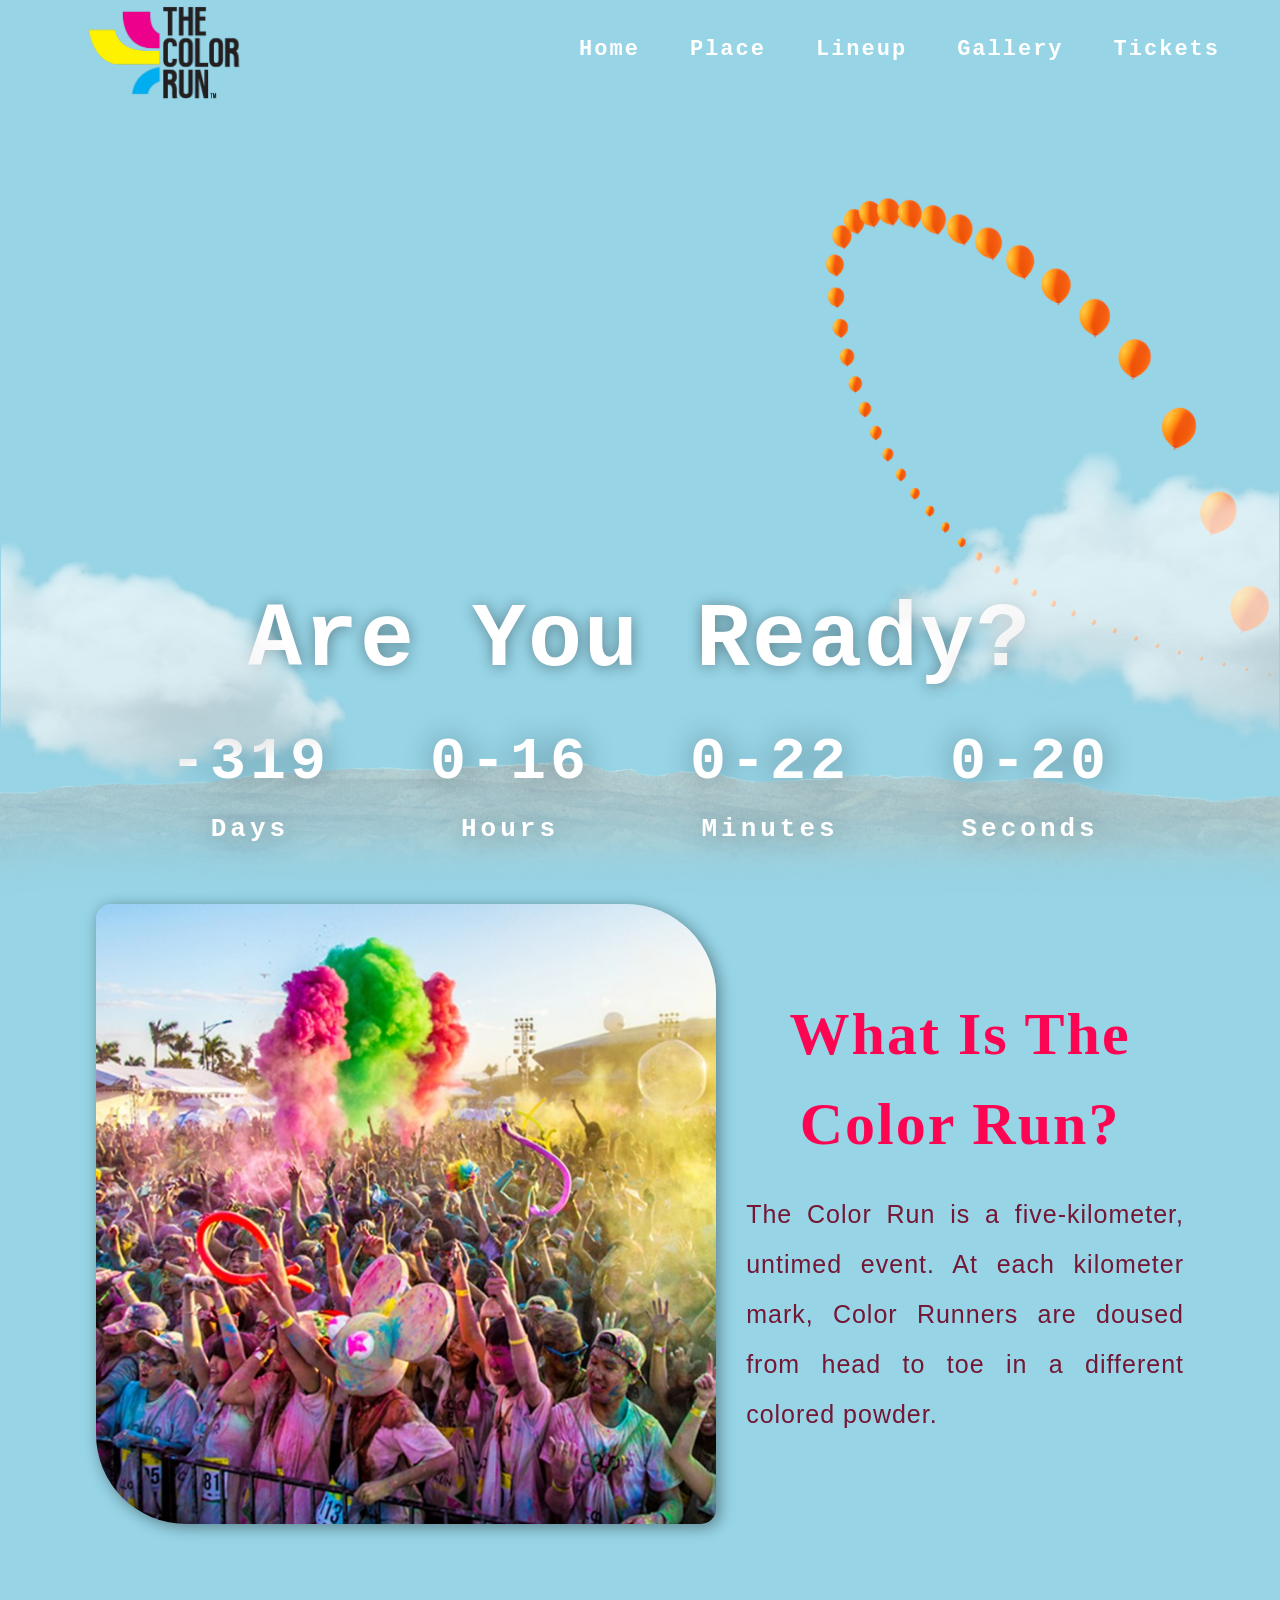
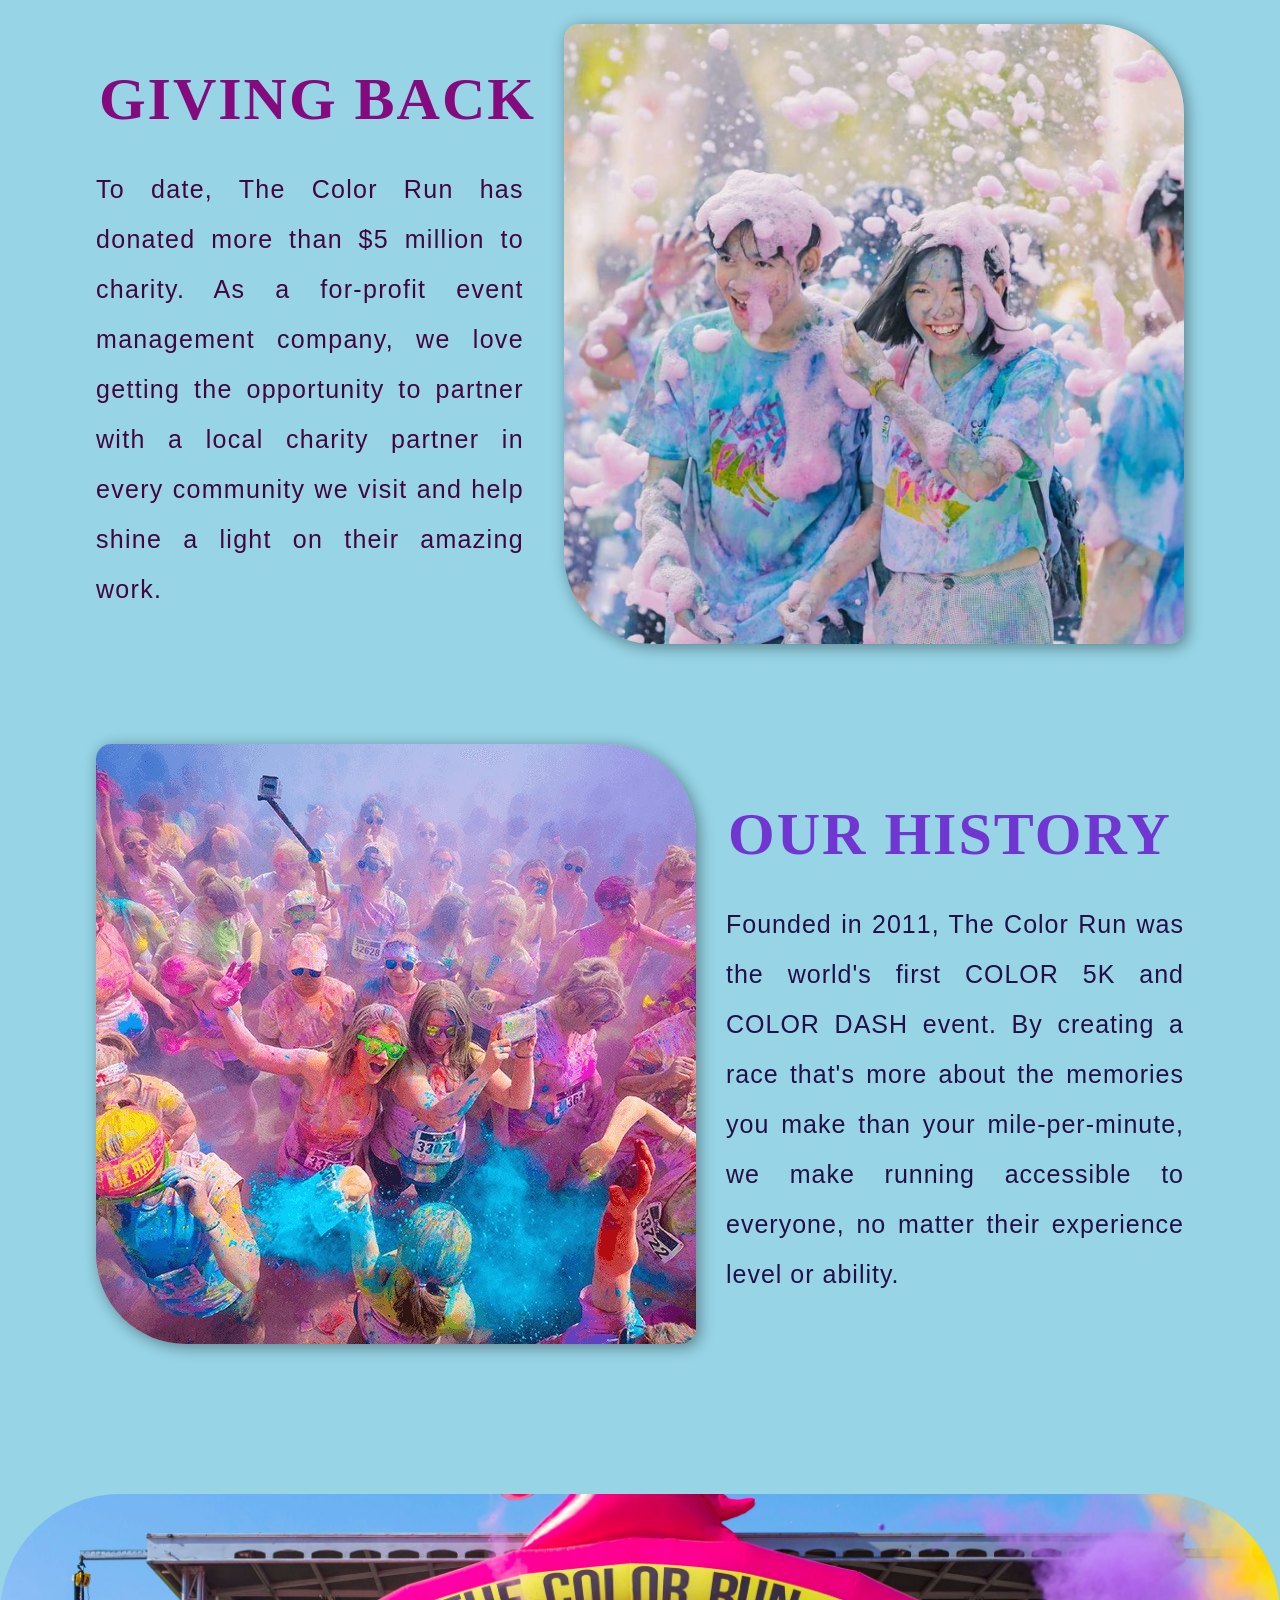
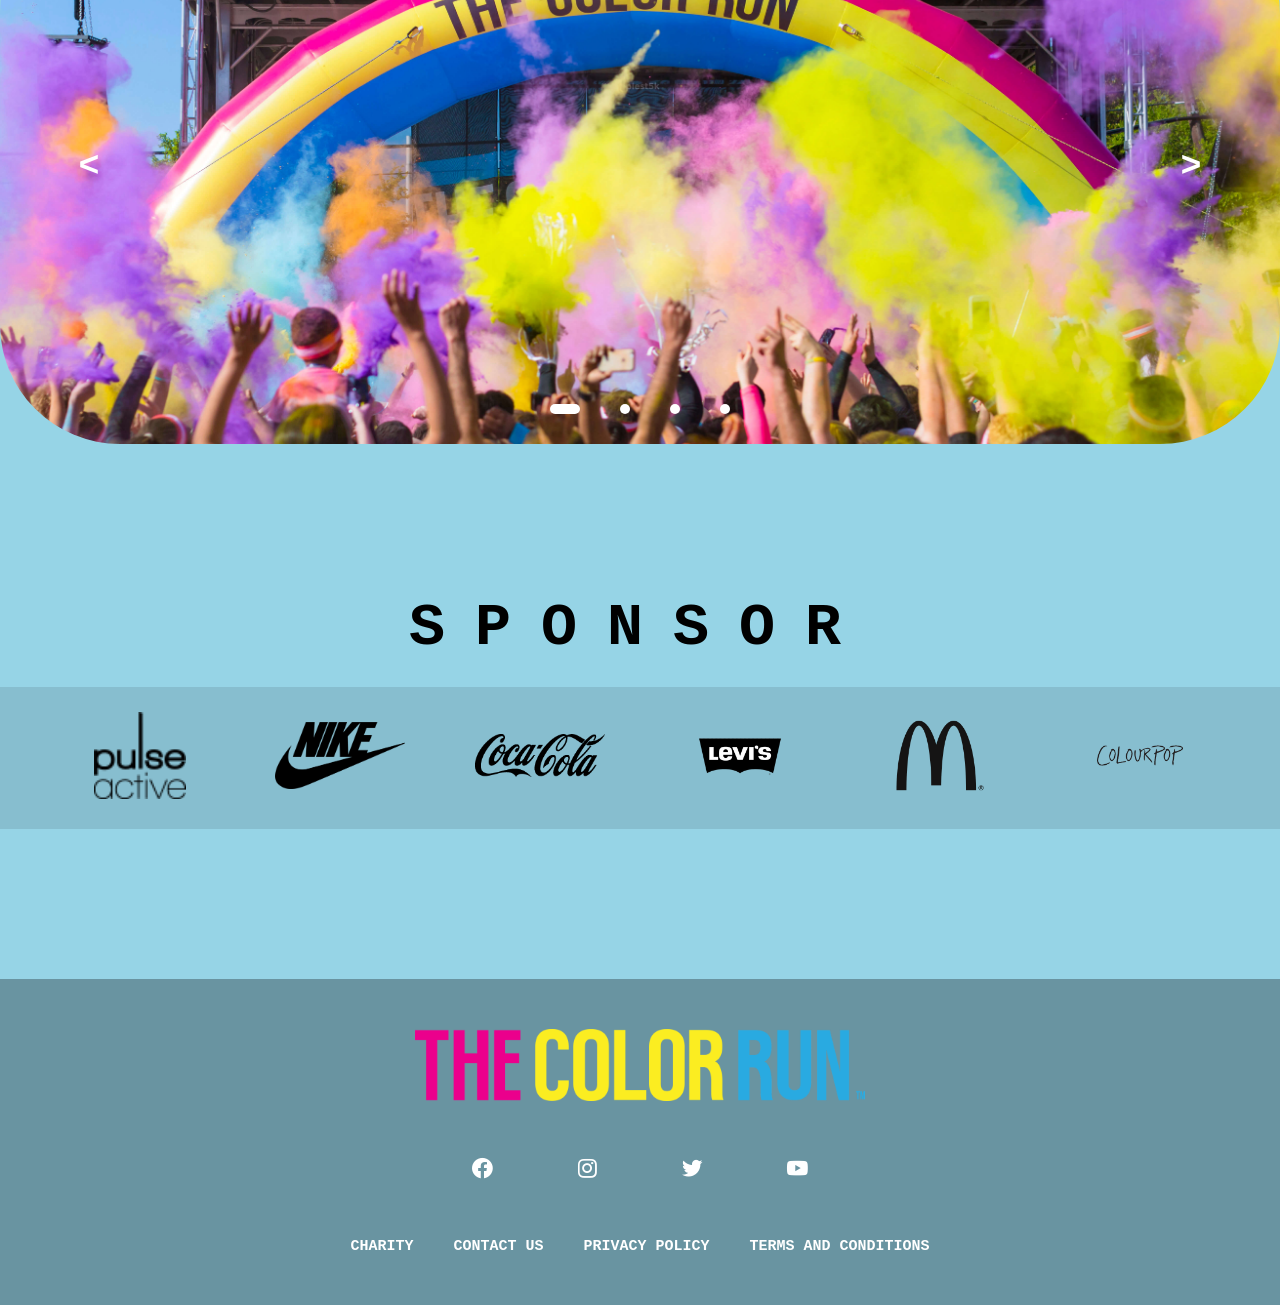
<file: index.html>
<!DOCTYPE html>
<html lang="en">
<head>
    <meta charset="UTF-8">
    <meta name="viewport" content="width=device-width, initial-scale=1.0">
    <link rel="stylesheet" href="./css/style/style.css">
    <link rel="shortcut icon" href="./css/image/favicon.png" />
    <link href='https://unpkg.com/boxicons@2.1.4/css/boxicons.min.css' rel='stylesheet'>
    <title>TheColorRun</title>
</head>
<body>
    <div id="main">
        <div id="header">
            <!--left-header-->
            <a href="#">
                <img src="./css/image/logo-festival.png" alt="Festival's logo" class="logo-fest">
            </a>
            
            <!--right-header-->
            <div class="nav-bar">
                <ul id="nav">
                    <li><a href="./index.html">Home</a></li>
                    <li><a href="./place.html">Place</a></li>
                    <li><a href="./lineup.html">Lineup</a></li>
                    <li><a href="./gallery.html">Gallery</a></li>
                    <li><a href="./tickets.html">Tickets</a></li>
                </ul>
                <label for="nav-mobile-input" class="nav_bar-btn">
                    <i class="bx bx-menu ti-menu nav_bars-btn" style="color: white;"></i>
                </label>

                <input type="checkbox" hidden name="" id="nav-mobile-input">

                <label for="nav-mobile-input"  class="nav_overlay"></label>

                <div class="nav_mobile">
                    <ul id="nav_list">
                        <li><a href="#" class="nav-mobile_link">Home</a></li>
                        <li><a href="./place.html" class="nav-mobile_link">Place</a></li>
                        <li><a href="./lineup.html" class="nav-mobile_link">Lineup</a></li>
                        <li><a href="./gallery.html" class="nav-mobile_link">Gallery</a></li>
                        <li><a href="./tickets.html" class="nav-mobile_link">Tickets</a></li>
                    </ul>
                </div>
            </div>
        </div> 
        <div id="slogan">
            <div id="content-slogan">
                <img src="./css/image/balloon-line-static.png" alt="#" class="balloon-background">
                <div id="header-slogan">
                        <p class="center-slogan">Are You Ready?</p>
                            <div id="countdown-sologan">
                                <div class="time">
                                    <h2 id="days"></h2>
                                    <p>Days</p>
                                </div>
                                
                                <div class="time">
                                    <h2 id="hours"></h2>
                                    <p>Hours</p>
                                </div>
                                
                                <div class="time">
                                    <h2 id="minutes"></h2>
                                    <p>Minutes</p>
                                </div>
    
                                <div class="time">
                                    <h2 id="seconds"></h2>
                                    <p>Seconds</p>
                                </div>
                            </div>
                </div>
            </div>
                    <img src="./css/image/static-clouds.png" alt="clouds" class="cloud" draggable="false">
                    <img src="./css/image/static-mountain-background-4.png" alt="mountain" class="mountain">
        </div>
        
        <div id="content">
            <div id="content-1">
                <img src="./css/image/gather.jpeg" alt="#" class="img-content">
                <div class="para-content">
                    <h2>What Is The Color Run?</h2>
                    <p>The Color Run is a five-kilometer, untimed event. At each kilometer mark, Color Runners are doused from head to toe in a different colored powder.</p>
                </div>
            </div>
            <div id="content-2">
                <div class="para-content">
                    <h2>GIVING BACK</h2>
                    <p>To date, The Color Run has donated more than $5 million to charity. As a for-profit event management company, we love getting the opportunity to partner with a local charity partner in every community we visit and help shine a light on their amazing work.</p>
                </div>
                <img src="./css/image/bubble.jpeg" alt="#" class="img-content">
            </div>
            <div id="content-3"> 
                <img src="./css/image/powder.jpeg" alt="#" class="img-content">
                <div class="para-content">
                    <h2>OUR HISTORY</h2>
                    <p>Founded in 2011, The Color Run was the world's first COLOR 5K and COLOR DASH event. By creating a race that's more about the memories you make than your mile-per-minute, we make running accessible to everyone, no matter their experience level or ability.</p>
                </div>
            </div>
        </div>
        
        <div class="slider">
            <div class="list">
                <div class="item">
                    <img src="./css/image/stage-1.jpg">
                </div>
                <div class="item">
                    <img src="./css/image/stage-2.jpg">
                </div>
                <div class="item">
                    <img src="./css/image/stage-3.jpg">
                </div>
                <div class="item">
                    <img src="./css/image/stage-4.jpg">
                </div>
            </div>
            <div class="buttons">
                <button id="prev"><</button>
                <button id="next">></button>
            </div>
            <ul class="dots">
                <li class="active"></li>
                <li></li>
                <li></li>
                <li></li>
            </ul>
        </div>
        <div id="sponsors">
            <h2>sponsor</h2>
            <div id="logo-sponsors">
                <div id="img-1" class="img-sponsors">
                    <a href="https://www.instagram.com/pulse_active/" target="_blank">
                        <img src="./css/image/pulseactive.png" alt="">
                    </a>
                </div>
                <div id="img-2" class="img-sponsors">
                    <a href="https://www.nike.com/vn/" target="_blank">
                        <img src="./css/image/nike.png" alt="">
                    </a>
                </div>
                <div id="img-3" class="img-sponsors">
                    <a href="https://www.coca-cola.com/vn/vi" target="_blank">
                        <img src="./css/image/coca.png" alt="">
                    </a>
                </div>
                <div id="img-4" class="img-sponsors">
                    <a href="https://levi.com.vn/" target="_blank">
                        <img src="./css/image/levis.png" alt="">   
                    </a>
                </div>
                <div id="img-5" class="img-sponsors">
                    <a href="https://www.mcdonalds.vn/" target="_blank">
                        <img src="./css/image/mcdonal.png" alt="">   
                    </a>
                </div>
                <div id="img-6" class="img-sponsors">
                    <a href="https://colourpop.com/" target="_blank">
                        <img src="./css/image/colourpop.png" alt="">
                    </a>
                </div>
            </div>
        </div>


        <div id="footer">
            <div class="nav-footer">
                <img src="./css/image/logo-festival-inline.png" alt="#">
            </div>
            <div class="logo-footer">
                <a href="https://www.facebook.com/thecolorrun" target="_blank" class="logo-smedia">
                    <i class='bx bxl-facebook-circle'></i>
                </a>
                <a href="https://www.instagram.com/thecolorrun/" target="_blank" class="logo-smedia">
                    <i class='bx bxl-instagram' ></i>
                </a>
                <a href="https://twitter.com/TheColorRun" target="_blank" class="logo-smedia">
                    <i class='bx bxl-twitter'></i>
                </a>
                <a href="https://www.youtube.com/@thecolorrun" target="_blank" class="logo-smedia">
                    <i class='bx bxl-youtube'></i>  
                </a>
            </div>
            <div class="subnav-footer">
                <ul>
                    <li><a href="./charity.html">Charity</a></li>
                    <li><a href="./contactus.html">Contact us</a></li>
                    <li><a href="./privacypolicy.html">Privacy policy</a></li>
                    <li><a href="./termsconditions.html">Terms and conditions</a></li>
                </ul>
            </div>
        </div>
    </div>

    <script src="./css/style/app.js"></script>
</body>
</html>
</file>
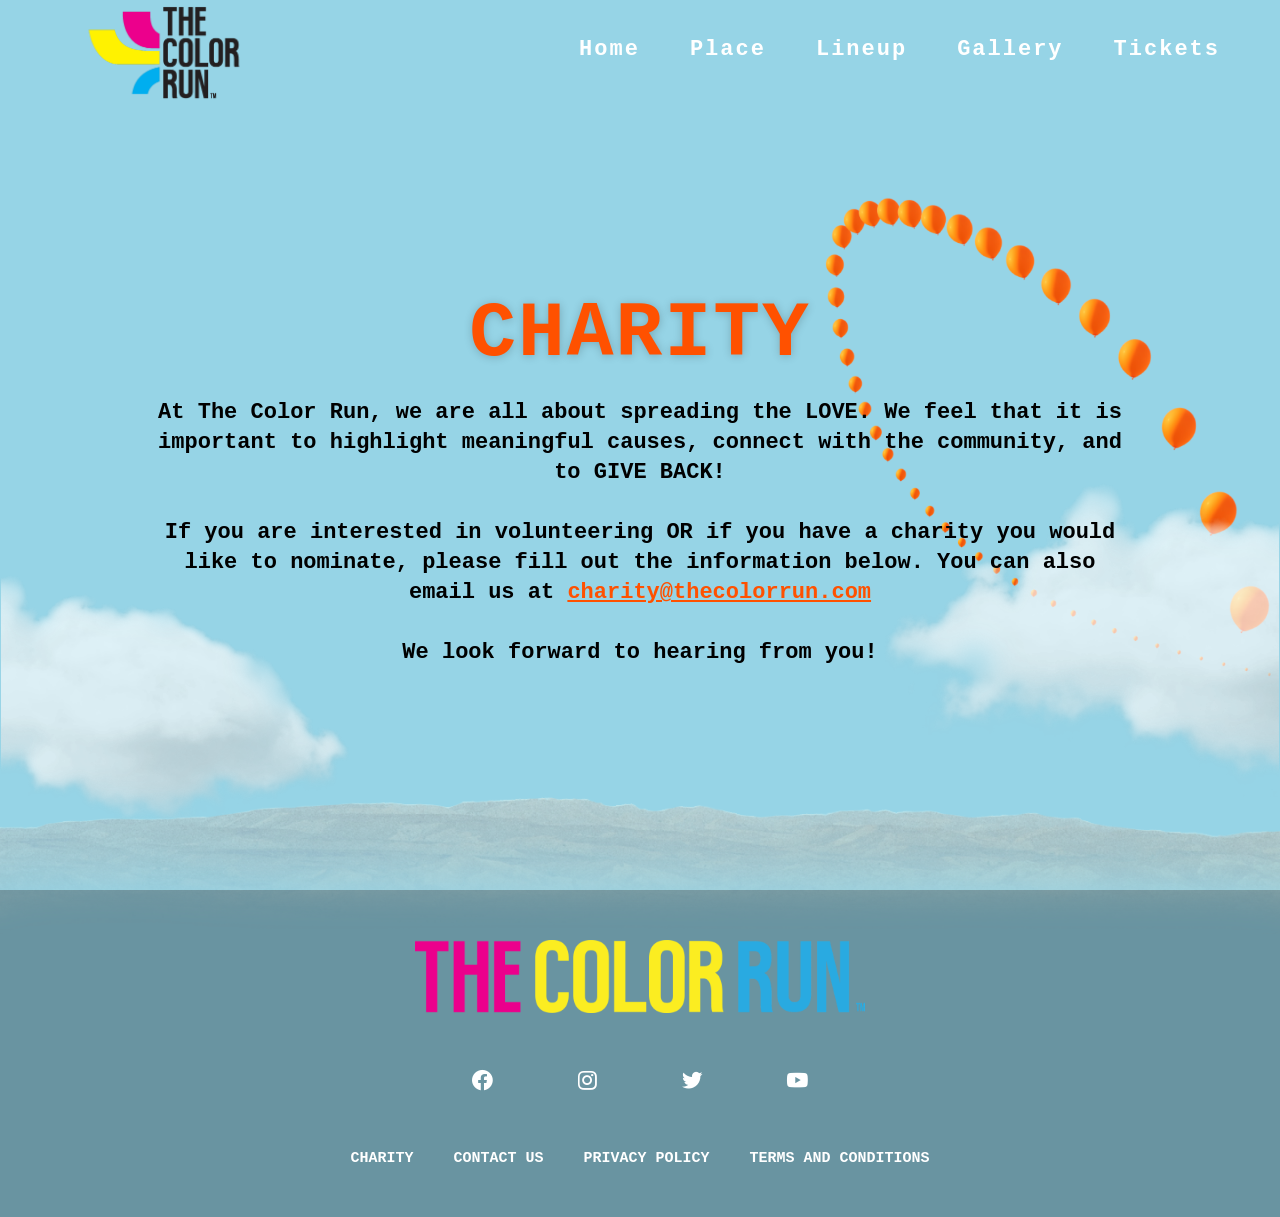
<file: charity.html>
<!DOCTYPE html>
<html lang="en">
<head>
    <meta charset="UTF-8">
    <meta name="viewport" content="width=device-width, initial-scale=1.0">
    <title>Charity</title>
    <link rel="stylesheet" href="./css/style/style.css">
    <link href='https://unpkg.com/boxicons@2.1.4/css/boxicons.min.css' rel='stylesheet'>
    <link rel="shortcut icon" href="./css/image/favicon.png" />
    <style>
        #slogan{
            margin-top: 40px;
            height: 600px;
        }
        #charity-content{
            text-align: center;
            position: absolute;
            margin:150px 150px 50px;
            z-index: 3;
        }
        #charity-content h2{
            font-size: 78px;
            text-transform: uppercase;
            color: rgb(255, 81, 0);
            letter-spacing: 2px;
            text-shadow: 0.4px 0.5px 10px rgba(0, 0, 0, 0.2);
        }
        #charity-content p{
            margin-top: 20px;
            color:black;
            line-height: 30px;
            font-size: 22px;
            font-weight: 550;
        }

        /*mobile*/
        @media screen and (max-width: 739px){
            div#charity-content {
                margin: 0 25px 0;
            }

            #charity-content h2{
                font-size: 55px;
                text-shadow: 0.2px 0.5px 4px rgba(0, 0, 0, 0.5);
                letter-spacing: 8px;                
            }

            #charity-content p {
                margin-top: 19px;
                line-height: 27px;
                font-size: 14px;
                font-weight: 550;
            }

            #slogan .balloon-background {
                top: 65px;
            }

            #slogan{
                height: 380px;
            }
        }

        /*tablet*/
        @media (min-width: 740px) and (max-width: 1023px)
        {
            div#charity-content {
                margin-top: 68px;
            }
        }

    </style>
</head>
<body>
    <div id="header">
        <!--left-header-->
        <a href="#">
            <img src="./css/image/logo-festival.png" alt="Festival's logo" class="logo-fest">
        </a>
        
        <!--right-header-->
        <div class="nav-bar">
            <ul id="nav">
                <li><a href="./index.html">Home</a></li>
                <li><a href="./place.html">Place</a></li>
                <li><a href="./lineup.html">Lineup</a></li>
                <li><a href="./gallery.html">Gallery</a></li>
                <li><a href="./tickets.html">Tickets</a></li>
            </ul>
            <label for="nav-mobile-input" class="nav_bar-btn">
                    <i class="bx bx-menu ti-menu nav_bars-btn" style="color: white;"></i>
            </label>

            <input type="checkbox" hidden name="" id="nav-mobile-input">

            <label for="nav-mobile-input"  class="nav_overlay"></label>

            <div class="nav_mobile">
                <ul id="nav_list">
                    <li><a href="#" class="nav-mobile_link">Home</a></li>
                    <li><a href="./place.html" class="nav-mobile_link">Place</a></li>
                    <li><a href="./lineup.html" class="nav-mobile_link">Lineup</a></li>
                    <li><a href="./gallery.html" class="nav-mobile_link">Gallery</a></li>
                    <li><a href="./tickets.html" class="nav-mobile_link">Tickets</a></li>
                </ul>
            </div>
        </div>
    </div> 
    <div id="slogan">
        <div id="content-slogan">
            <img src="./css/image/balloon-line-static.png" alt="#" class="balloon-background">
            <div id="charity-content">
                    <h2>Charity</h2>
                    <p>At The Color Run, we are all about spreading the LOVE. We feel that it is important to highlight meaningful causes, connect with the community, and to GIVE BACK! <br>
                        <br>If you are interested in volunteering OR if you have a charity you would like to nominate, please fill out the information below. You can also email us at <a href="mailto:charity@thecolorrun.com" style="color:rgb(255, 81, 0)">charity@thecolorrun.com</a><br>
                        <br>We look forward to hearing from you!</p>
            </div>
        </div>
                <img src="./css/image/static-clouds.png" alt="clouds" class="cloud" style="z-index: 1;">
                <img src="./css/image/static-mountain-background-4.png" alt="mountain" class="mountain" style="z-index: 2;">
    </div>
    <div id="footer">
        <div class="nav-footer">
            <img src="./css/image/logo-festival-inline.png" alt="#">
        </div>
        <div class="logo-footer">
                <a href="https://www.facebook.com/thecolorrun" target="_blank" class="logo-smedia">
                    <i class='bx bxl-facebook-circle'></i>
                </a>
                <a href="https://www.instagram.com/thecolorrun/" target="_blank" class="logo-smedia">
                    <i class='bx bxl-instagram' ></i>
                </a>
                <a href="https://twitter.com/TheColorRun" target="_blank" class="logo-smedia">
                    <i class='bx bxl-twitter'></i>
                </a>
                <a href="https://www.youtube.com/@thecolorrun" target="_blank" class="logo-smedia">
                    <i class='bx bxl-youtube'></i>  
                </a>
            </div>
        <div class="subnav-footer">
            <ul>
                <li><a href="./charity.html">Charity</a></li>
                <li><a href="./contactus.html">Contact us</a></li>
                <li><a href="./privacypolicy.html">Privacy policy</a></li>
                <li><a href="./termsconditions.html">Terms and conditions</a></li>
            </ul>
        </div>
    </div>
</body>
</html>
</file>
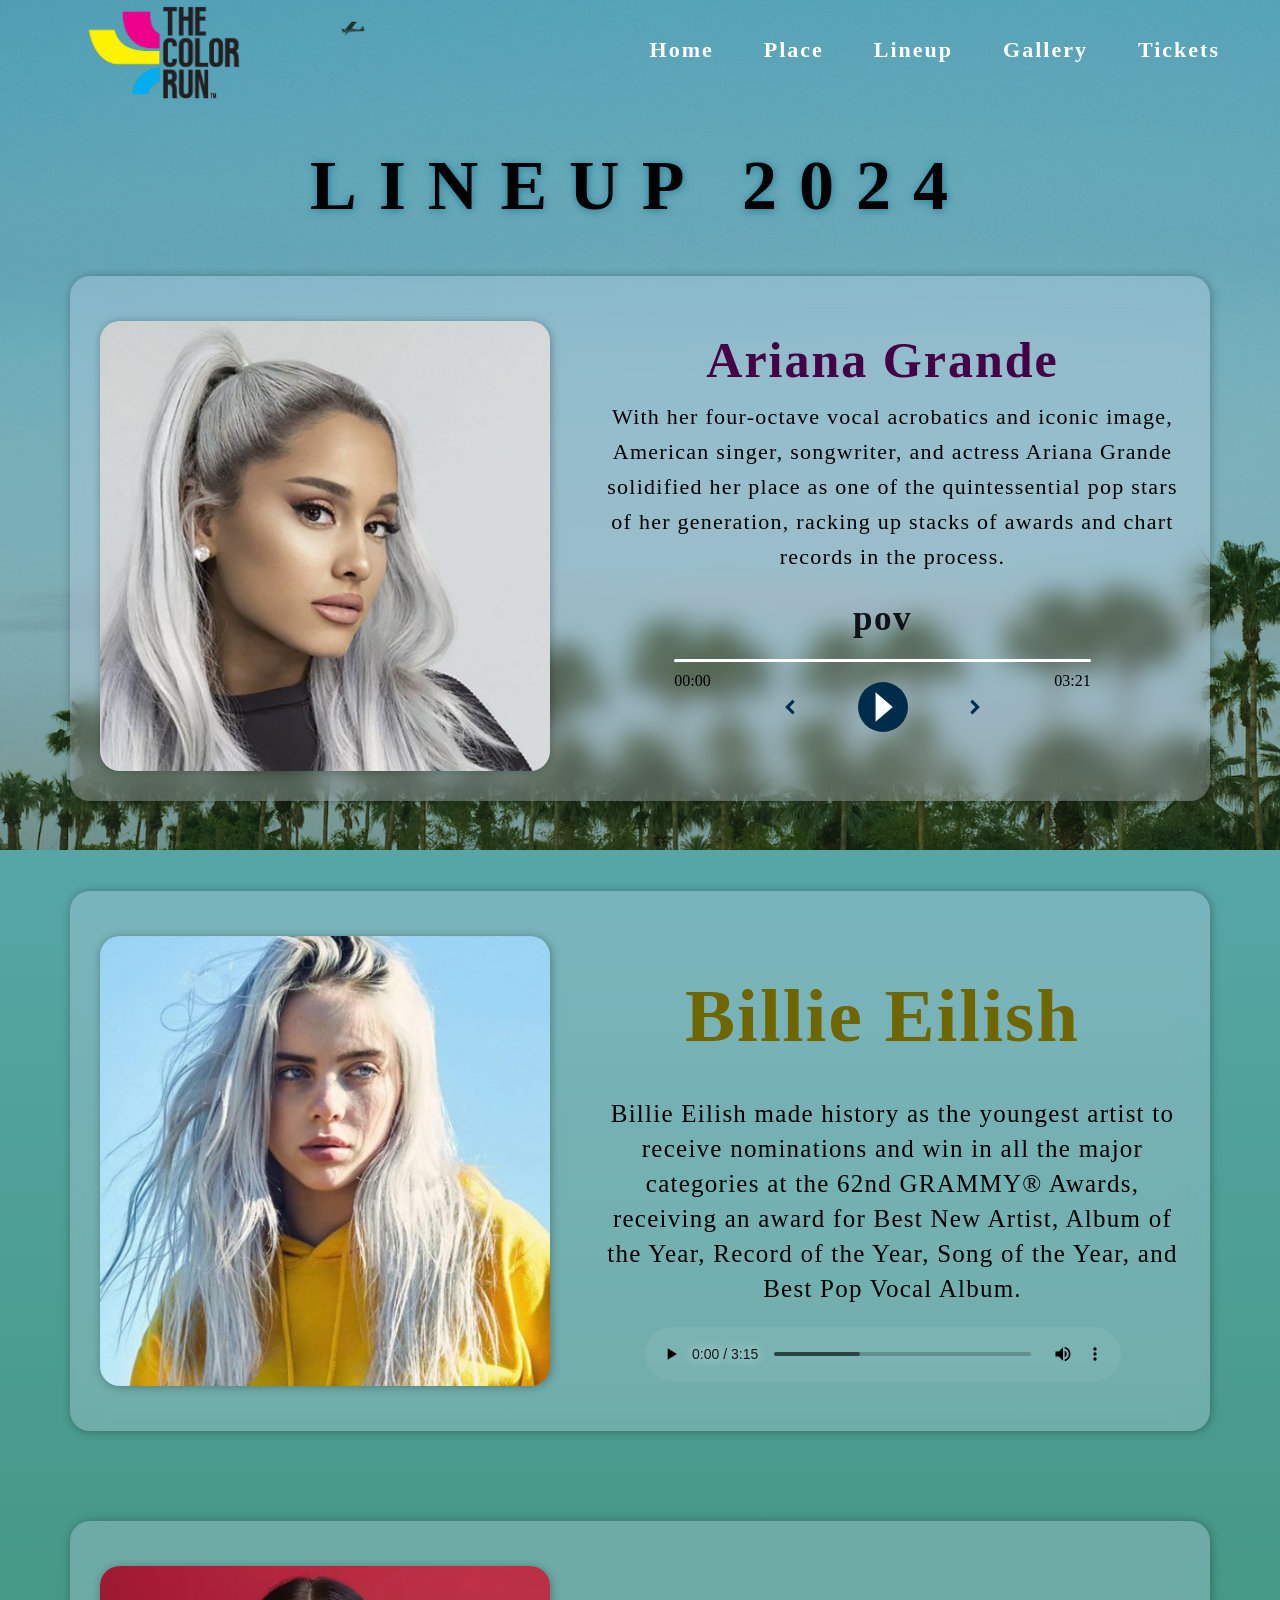
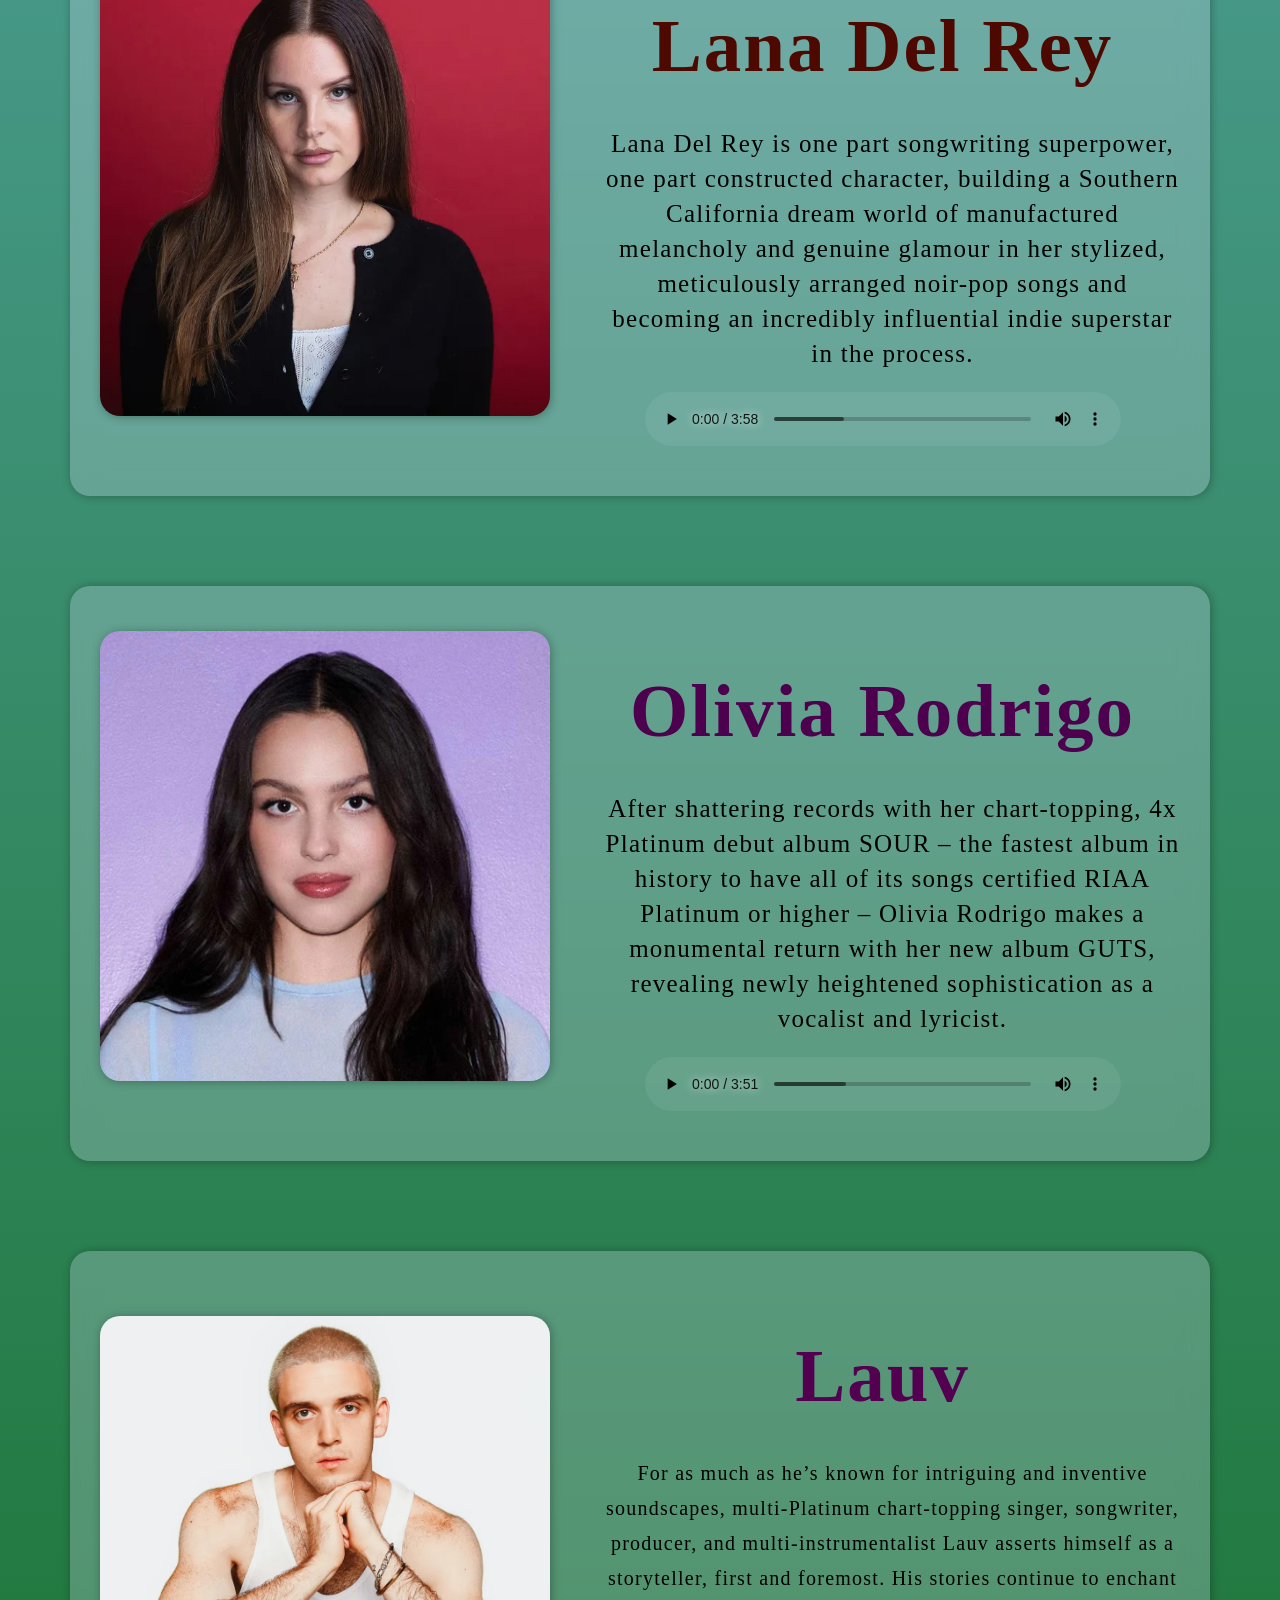
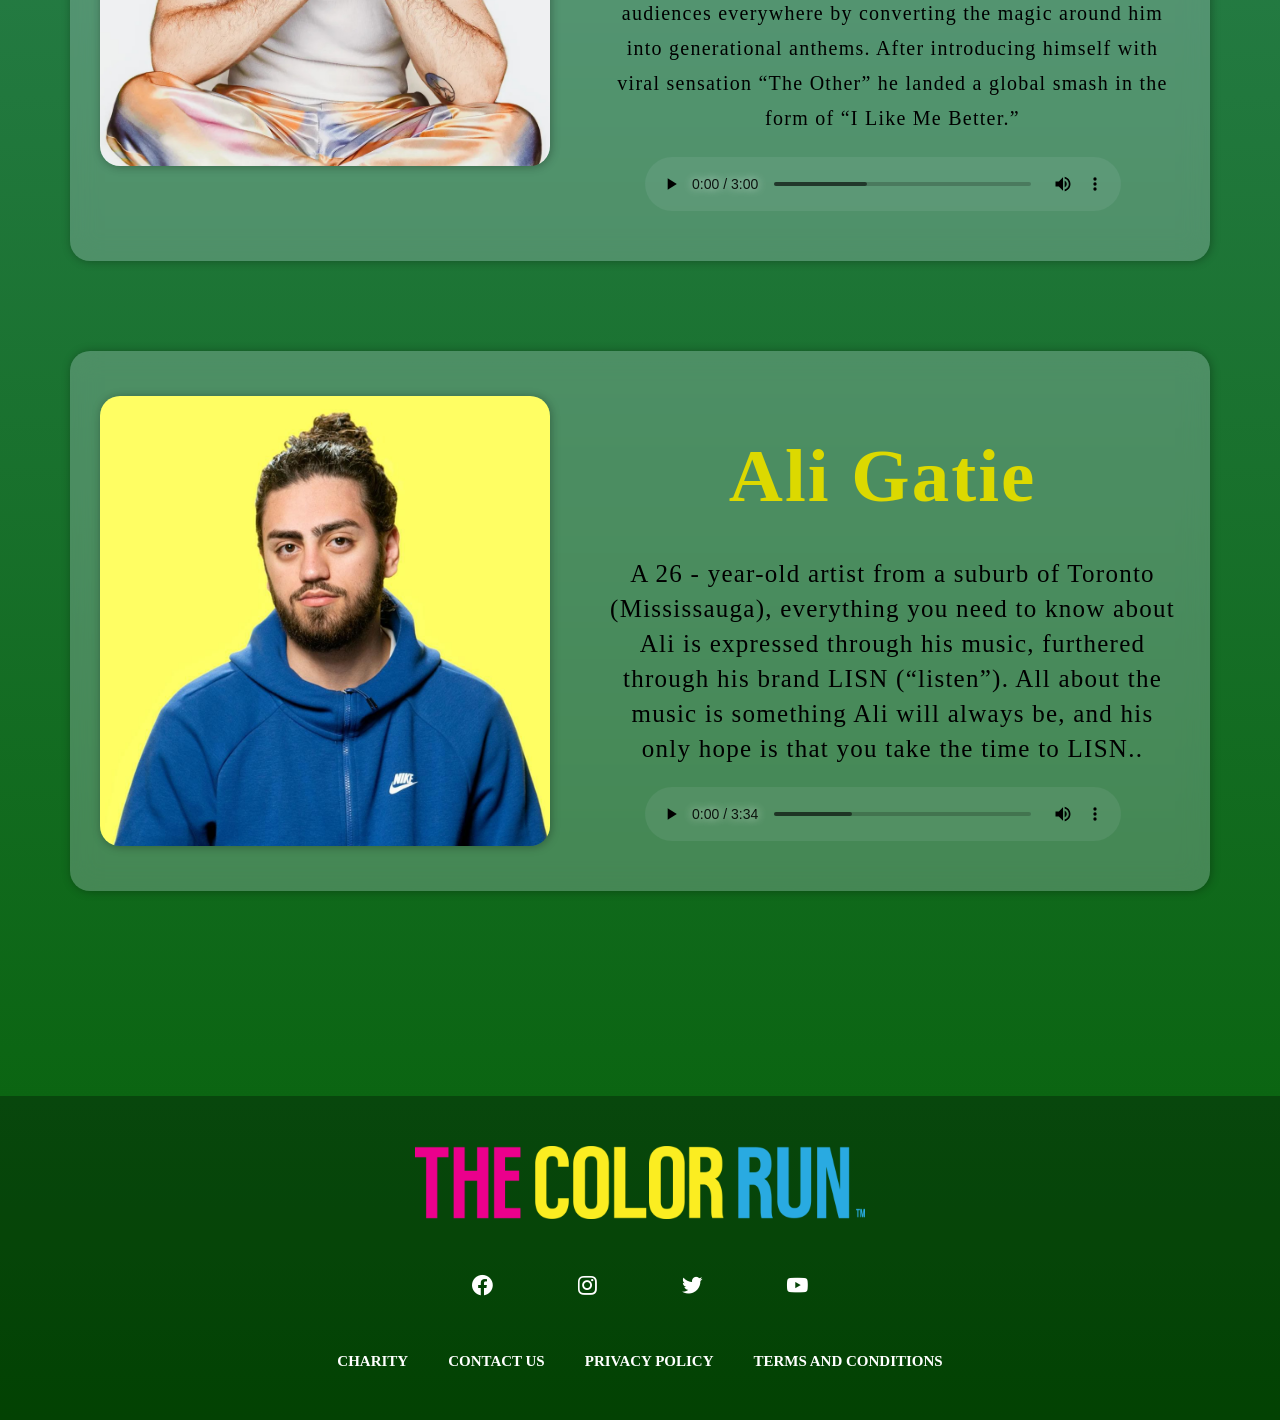
<file: lineup.html>
<!DOCTYPE html>
<html lang="en">
<head>
    <meta charset="UTF-8">
    <meta name="viewport" content="width=device-width, initial-scale=1.0">
    <title>Lineup - TCR</title>
    <link rel="stylesheet" href="./css/style/lineup-style.css">
    <link href='https://unpkg.com/boxicons@2.1.4/css/boxicons.min.css' rel='stylesheet'>
    <link rel="shortcut icon" href="./css/image/favicon.png" />
</head>
<body>
    <div id="main">
        <div id="header">
            <!--left-header-->
            <a href="#">
                <img src="./css/image/logo-festival.png" alt="Festival's logo" class="logo-fest">
            </a>
            
            <!--right-header-->
            <div class="nav-bar">
                <ul id="nav">
                    <li><a href="./index.html">Home</a></li>
                    <li><a href="./place.html">Place</a></li>
                    <li><a href="./lineup.html">Lineup</a></li>
                    <li><a href="./gallery.html">Gallery</a></li>
                    <li><a href="./tickets.html">Tickets</a></li>
                </ul>
                <label for="nav-mobile-input" class="nav_bar-btn">
                    <i class="bx bx-menu ti-menu nav_bars-btn" style="color: white;"></i>
                </label>

                <input type="checkbox" hidden name="" id="nav-mobile-input">

                <label for="nav-mobile-input"  class="nav_overlay"></label>

                <div class="nav_mobile">
                    <ul id="nav_list">
                        <li><a href="#" class="nav-mobile_link">Home</a></li>
                        <li><a href="./place.html" class="nav-mobile_link">Place</a></li>
                        <li><a href="./lineup.html" class="nav-mobile_link">Lineup</a></li>
                        <li><a href="./gallery.html" class="nav-mobile_link">Gallery</a></li>
                        <li><a href="./tickets.html" class="nav-mobile_link">Tickets</a></li>
                    </ul>
                </div>
            </div>

            <div class="img-header">
                <img src="./css/image/tree.png" alt="#">
            </div>
        </div>
            <div class="content">
                <h2>Lineup 2024</h2>
                <div id="content-lineup">
                    <div class="lineup lineup-1">
                        <img src="./css/image/ariana.jpg" alt="#" class="img-lineup img-left">
                        <div class="biography-lineup">
                            <h2 style="color: rgb(70, 0, 70);">Ariana Grande</h2>
                            <p>With her four-octave vocal acrobatics and iconic image, American singer, songwriter, and actress Ariana Grande solidified her place as one of the quintessential pop stars of her generation, racking up stacks of awards and chart records in the process.</p>
    
                            <audio src="" id="audio"></audio>
                            <div class="mp3-lineup">
                                <h1 class="song-name" style="color: rgb(13, 19, 24);">pov</h1>
                                
                                <div class="music-slider">
                                    <input type="range" value="0" class="seek-bar"/>
                                    <span class="current-time">00:00</span>
                                    <span class="music-time">03:21</span>
                                </div>
                                <div class= "controls">
                                    <button class="btn btnback"><i class="bx bxs-chevron-left ti-angle-left" aria-hidden="true"></i></button>
                                    <button class="pause btn-play">
                                        <span></span>
                                        <span></span>
                                    </button>
                                    <button class="btn btnnext"><i class="bx bxs-chevron-right ti-angle-right" aria-hidden="true"></i></button>
                                </div>
                            </div>
                        </div>
                    </div>
                    <div class="lineup lineup-2">
                        <img src="./css/image/billie.jpg" alt="#" class="img-lineup img-left">
                        <div class="biography-lineup biography-lineup-nonmusic">
                            <h2 style="color: rgb(111, 102, 0);">Billie Eilish</h2>
                            <p>Billie Eilish made history as the youngest artist to receive nominations and win in all the major categories at the 62nd GRAMMY® Awards, receiving an award for Best New Artist, Album of the Year, Record of the Year, Song of the Year, and Best Pop Vocal Album.</p>
                            <div class="Music">
                                <audio src="./css/music/billie.mp3" controls></audio>
                            </div>
                        </div>
                    </div>
                    <div class="lineup lineup3">
                        <img src="./css/image/lana.jpg" alt="#" class="img-lineup img-left">
                        <div class="biography-lineup biography-lineup-nonmusic">
                            <h2 style="color: rgb(77, 8, 0);">Lana Del Rey</h2>
                            <p>Lana Del Rey is one part songwriting superpower, one part constructed character, building a Southern California dream world of manufactured melancholy and genuine glamour in her stylized, meticulously arranged noir-pop songs and becoming an incredibly influential indie superstar in the process.</p>
                            <div class="Music">
                                <audio src="./css/music/lana.mp3" controls></audio>
                            </div>
                        </div>
                    </div>
                    <div class="lineup lineup4">
                        <img src="./css/image/oliva.jpg" alt="#" class="img-lineup img-left">
                        <div class="biography-lineup biography-lineup-nonmusic">
                            <h2 style="color: rgb(77, 0, 77);">Olivia Rodrigo</h2>
                            <p>After shattering records with her chart-topping, 4x Platinum debut album SOUR – the fastest album in history to have all of its songs certified RIAA Platinum or higher – Olivia Rodrigo makes a monumental return with her new album GUTS, revealing newly heightened sophistication as a vocalist and lyricist.</p>
                            <div class="Music">
                                <audio src="./css/music/oliva.mp3" controls></audio>
                            </div>
                        </div>
                    </div>
                    <div class="lineup lineup5">
                        <img src="./css/image/lauv.jpg" alt="#" class="img-lineup img-left">
                        <div class="biography-lineup biography-lineup-nonmusic">
                            <h2 style="color: rgb(82, 0, 79);">Lauv</h2>
                            <p>For as much as he’s known for intriguing and inventive soundscapes, multi-Platinum chart-topping singer, songwriter, producer, and multi-instrumentalist Lauv asserts himself as a storyteller, first and foremost. His stories continue to enchant audiences everywhere by converting the magic around him into generational anthems. After introducing himself with viral sensation “The Other” he landed a global smash in the form of “I Like Me Better.”</p>
                            <div class="Music">
                                <audio src="./css/music/lauv.mp3" controls></audio>
                            </div>
                        </div>
                    </div>
                    <div class="lineup lineup6">
                        <img src="./css/image/aligatie.jpg" alt="#" class="img-lineup img-left">
                        <div class="biography-lineup biography-lineup-nonmusic">
                            <h2 style="color: rgb(220, 217, 0);">Ali Gatie</h2>
                            <p>A 26 - year-old artist from a suburb of Toronto (Mississauga), everything you need to know about Ali is expressed through his music, furthered through his brand LISN (“listen”). All about the music is something Ali will always be, and his only hope is that you take the time to LISN..</p>
                            <div class="Music">
                                <audio src="./css/music/ali.mp3" controls></audio>
                            </div>
                        </div>
                    </div>
                </div>
            </div>

        <div id="footer">
            <div class="nav-footer">
                <img src="./css/image/logo-festival-inline.png" alt="#">
            </div>
            <div class="logo-footer">
                <a href="https://www.facebook.com/thecolorrun" target="_blank" class="logo-smedia">
                    <i class='bx bxl-facebook-circle'></i>
                </a>
                <a href="https://www.instagram.com/thecolorrun/" target="_blank" class="logo-smedia">
                    <i class='bx bxl-instagram' ></i>
                </a>
                <a href="https://twitter.com/TheColorRun" target="_blank" class="logo-smedia">
                    <i class='bx bxl-twitter'></i>
                </a>
                <a href="https://www.youtube.com/@thecolorrun" target="_blank" class="logo-smedia">
                    <i class='bx bxl-youtube'></i>  
                </a>
            </div>
            <div class="subnav-footer">
                <ul>
                    <li><a href="./charity.html">Charity</a></li>
                    <li><a href="./contactus.html">Contact us</a></li>
                    <li><a href="./privacypolicy.html">Privacy policy</a></li>
                    <li><a href="./termsconditions.html">Terms and conditions</a></li>
                </ul>
            </div>
        </div>
    </div>
    
    <script src="./css/style/song.js"></script>
    <script src="./css/style/lineup.js"></script>
</body>
</html>
</file>
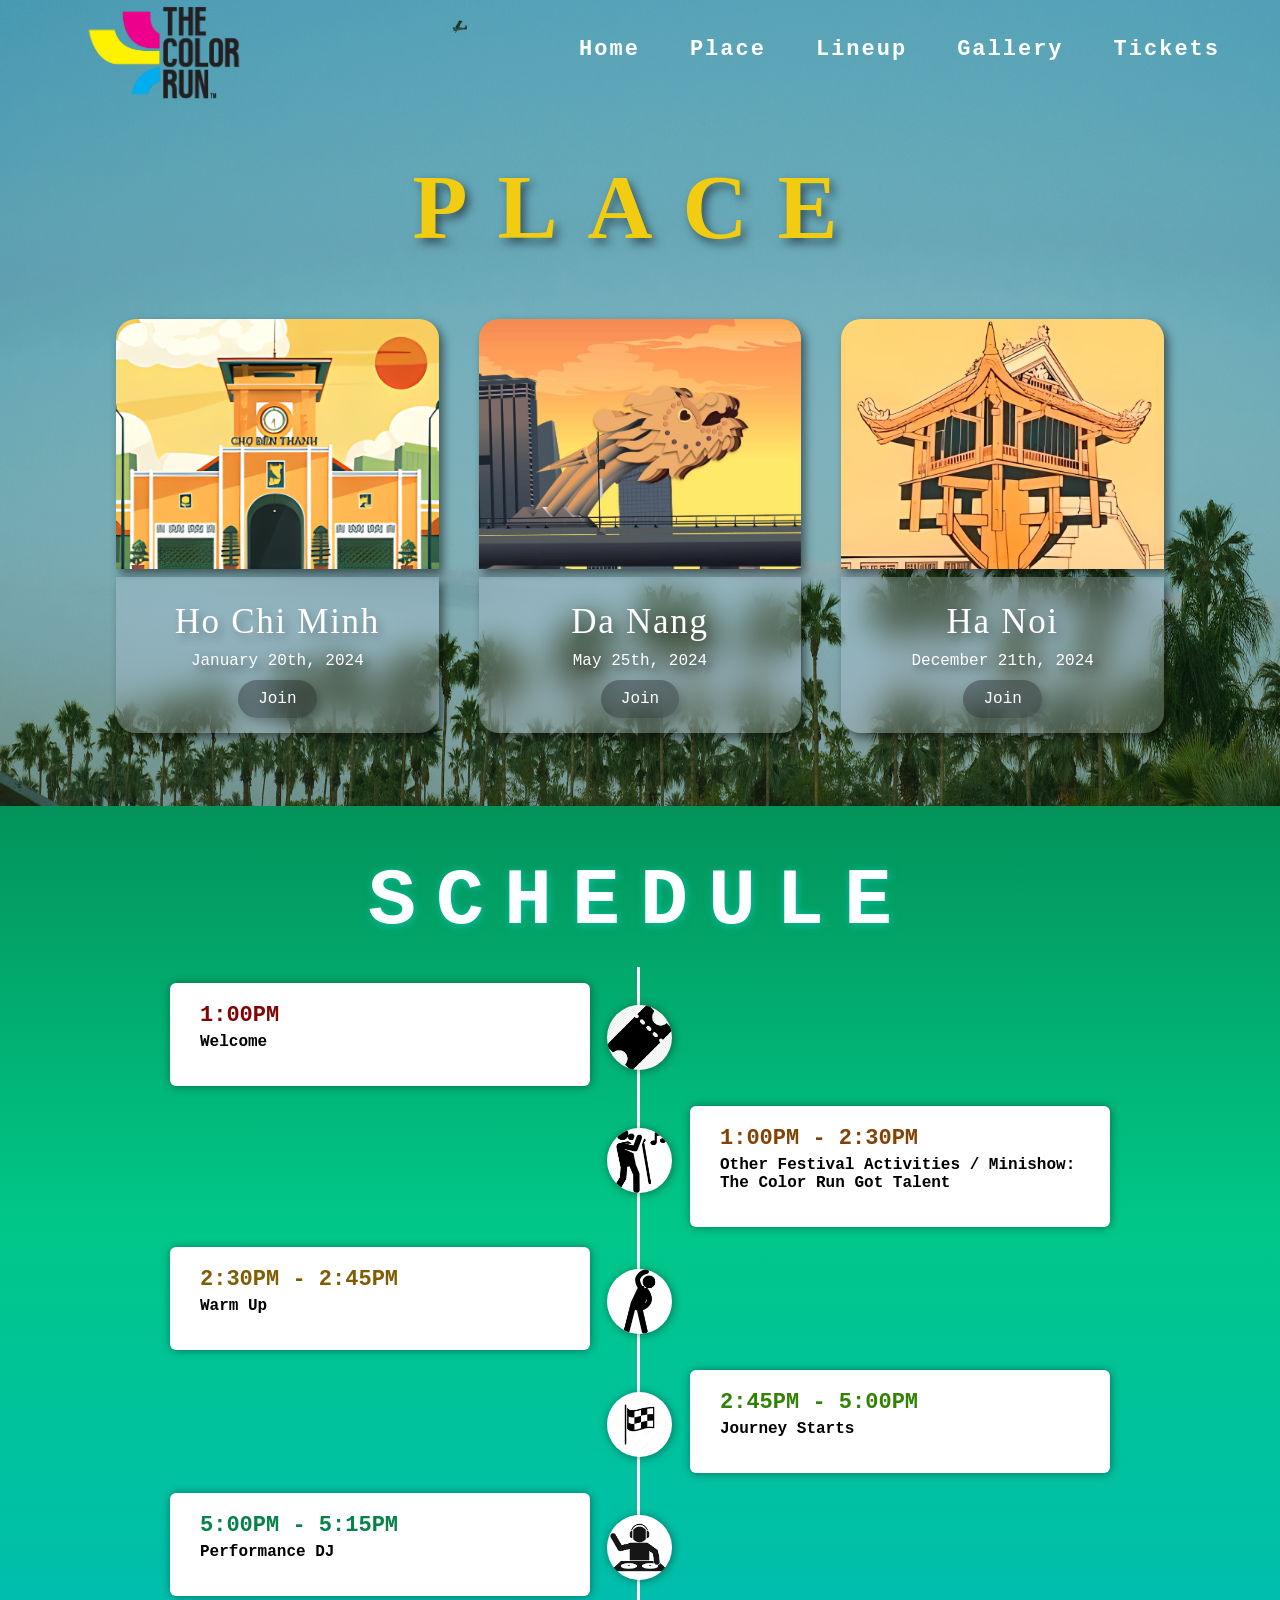
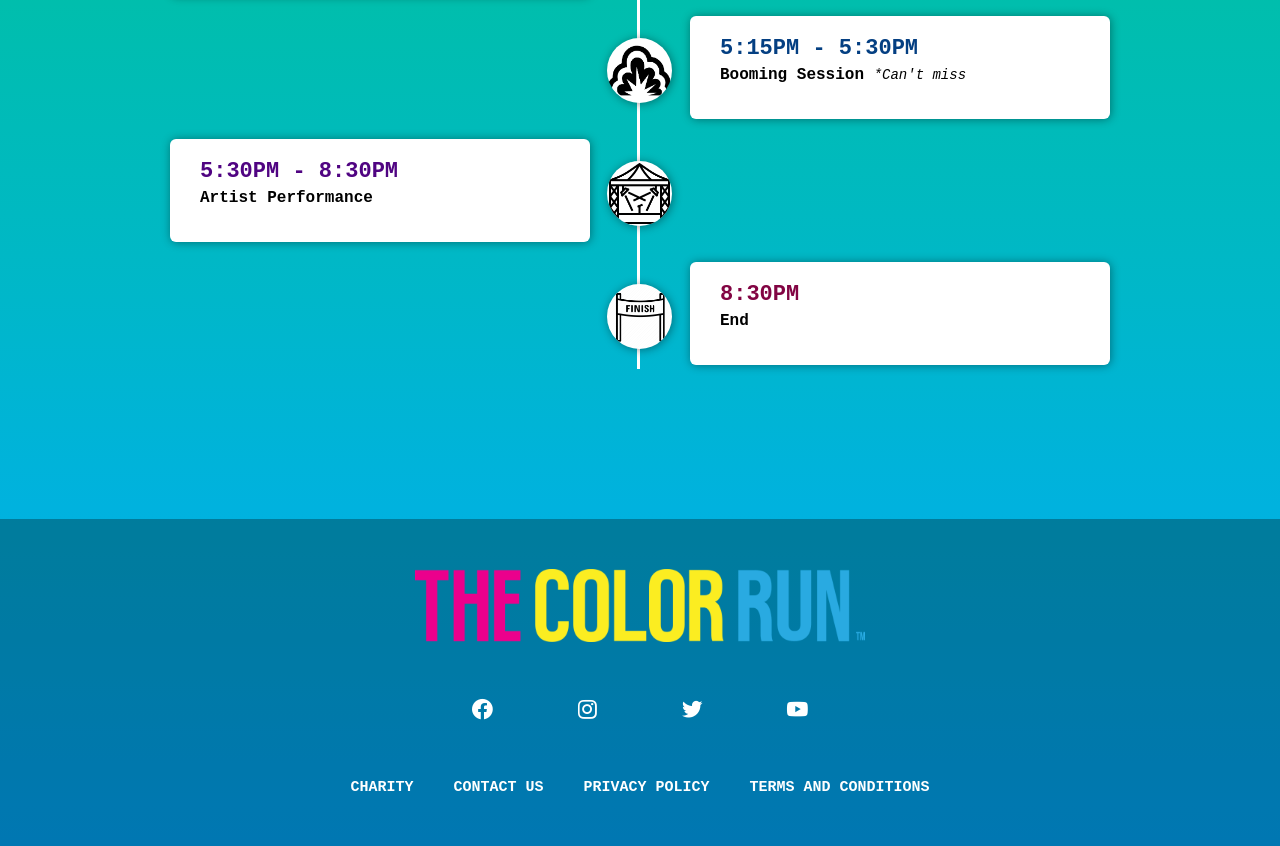
<file: place.html>
<!DOCTYPE html>
<html lang="en">
<head>
    <meta charset="UTF-8">
    <meta name="viewport" content="width=device-width, initial-scale=1.0">
    <title>Place - TCR</title>
    <link rel="stylesheet" href="./css/style/place-style.css">
    <link href='https://unpkg.com/boxicons@2.1.4/css/boxicons.min.css' rel='stylesheet'>
    <link rel="shortcut icon" href="./css/image/favicon.png" />

</head>
<body>
    <div id="main">
        <div id="header">
            <!--left-header-->
            <a href="#">
                <img src="./css/image/logo-festival.png" alt="Festival's logo" class="logo-fest">
            </a>
            
            <!--right-header-->
            <div class="nav-bar">
                <ul id="nav">
                    <li><a href="./index.html">Home</a></li>
                    <li><a href="./place.html">Place</a></li>
                    <li><a href="./lineup.html">Lineup</a></li>
                    <li><a href="./gallery.html">Gallery</a></li>
                    <li><a href="./tickets.html">Tickets</a></li>
                </ul>
                <label for="nav-mobile-input" class="nav_bar-btn">
                    <i class="bx bx-menu ti-menu nav_bars-btn" style="color: white;"></i>
                </label>

                <input type="checkbox" hidden name="" id="nav-mobile-input">

                <label for="nav-mobile-input"  class="nav_overlay"></label>

                <div class="nav_mobile">
                    <ul id="nav_list">
                        <li><a href="#" class="nav-mobile_link">Home</a></li>
                        <li><a href="./place.html" class="nav-mobile_link">Place</a></li>
                        <li><a href="./lineup.html" class="nav-mobile_link">Lineup</a></li>
                        <li><a href="./gallery.html" class="nav-mobile_link">Gallery</a></li>
                        <li><a href="./tickets.html" class="nav-mobile_link">Tickets</a></li>
                    </ul>
                </div>
            </div>
            <div class="img-header">
                <img src="./css/image/tree.png">
            </div>
        </div> 

        <div class="places-event">
            <div id="title-place">
                <h2>Place</h2>
            </div>
            <div id="hcm" class="city">
               <img src="./css/image/benthanhmarket.png" alt="">
               <div class="content-place">
                   <h2>Ho Chi Minh</h2>
                   <p>January 20th, 2024</p>
                   <a href="./tickets.html" class="explore">Join</a>
               </div>
            </div>
            <div id="dn" class="city">
               <img src="./css/image/dragonbrigde.jpg" alt="">
               <div class="content-place">
                   <h2>Da Nang</h2>
                   <p>May 25th, 2024</p>
                   <a href="./tickets.html" class="explore">Join</a>
               </div>
            </div>
            <div id="hn" class="city">
               <img src="./css/image/pillarpagoda.png" alt="">
               <div class="content-place">
                   <h2>Ha Noi</h2>
                   <p>December 21th, 2024</p>
                   <a href="./tickets.html" class="explore">Join</a>
               </div>
            </div>
            <div class="clear"></div>
        </div>

        <div id="schedule">
            <h2>schedule</h2>
            <div class="timeline">
                <div class="container-timeline left-container-timeline">
                    <img src="./css/image/ticket-icon.jpg" alt="#">
                    <div class="text-box-timeline">
                        <h3 style="color: rgb(130, 4, 4)">1:00PM</h3>
                        <p>Welcome</p>
                    </div>
                </div>
    
                <div class="container-timeline right-container-timeline">
                    <img src="./css/image/singer-timeline.png" alt="#">
                    <div class="text-box-timeline">
                        <h3 style="color: rgb(130, 67, 4)">1:00PM - 2:30PM</h3>
                        <p>Other Festival Activities / Minishow: The Color Run Got Talent</p>                
                    </div>
                </div>
    
                <div class="container-timeline left-container-timeline">
                    <img src="./css/image/warmup-timeline.png" alt="#">
                    <div class="text-box-timeline">
                        <h3 style="color: rgb(130, 92, 4)">2:30PM - 2:45PM</h3>
                        <p>Warm Up</p>
                    </div>
                </div>
    
                <div class="container-timeline right-container-timeline">
                    <img src="./css/image/start-timeline.jpg" alt="#">
                    <div class="text-box-timeline">
                        <h3 style="color: rgb(50, 130, 4)">2:45PM - 5:00PM</h3>
                        <p>Journey Starts</p>
                    </div>
                </div>
                
                <div class="container-timeline left-container-timeline">
                    <img src="./css/image/dj-timeline.png" alt="#">
                    <div class="text-box-timeline">
                        <h3 style="color: rgb(4, 130, 71)">5:00PM - 5:15PM</h3>
                        <p>Performance DJ</p>
                    </div>
                </div>
                
                <div class="container-timeline right-container-timeline">
                    <img src="./css/image/booming-timeline.png" alt="#">
                    <div class="text-box-timeline">
                        <h3 style="color: rgb(4, 63, 130)">5:15PM - 5:30PM</h3>
                        <p>Booming Session  <i style="font-size: 14px; font-weight: 500;">*Can't miss</i></p>
                    </div>
                </div>
                
                <div class="container-timeline left-container-timeline">
                    <img src="./css/image/artistperformance-timeline.png" alt="#">
                    <div class="text-box-timeline">
                        <h3 style="color: rgb(80, 4, 130)">5:30PM - 8:30PM</h3>
                        <p>Artist Performance</p>
                    </div>
                </div>
                
                <div class="container-timeline right-container-timeline">
                    <img src="./css/image/finish-timeline.png" alt="#">
                    <div class="text-box-timeline">
                        <h3 style="color: rgb(130, 4, 67)">8:30PM</h3>
                        <p>End</p>
                    </div>
                </div>
            </div>
        </div>
    
        <div id="footer">
            <div class="nav-footer">
                <img src="./css/image/logo-festival-inline.png" alt="#">
            </div>
            <div class="logo-footer">
                <a href="https://www.facebook.com/thecolorrun" target="_blank" class="logo-smedia">
                    <i class='bx bxl-facebook-circle'></i>
                </a>
                <a href="https://www.instagram.com/thecolorrun/" target="_blank" class="logo-smedia">
                    <i class='bx bxl-instagram' ></i>
                </a>
                <a href="https://twitter.com/TheColorRun" target="_blank" class="logo-smedia">
                    <i class='bx bxl-twitter'></i>
                </a>
                <a href="https://www.youtube.com/@thecolorrun" target="_blank" class="logo-smedia">
                    <i class='bx bxl-youtube'></i>  
                </a>
            </div>
            <div class="subnav-footer">
                <ul>
                    <li><a href="./charity.html">Charity</a></li>
                    <li><a href="./contactus.html">Contact us</a></li>
                    <li><a href="./privacypolicy.html">Privacy policy</a></li>
                    <li><a href="./termsconditions.html">Terms and conditions</a></li>
                </ul>
            </div>
        </div>
    </div>
</body>
</html>
</file>
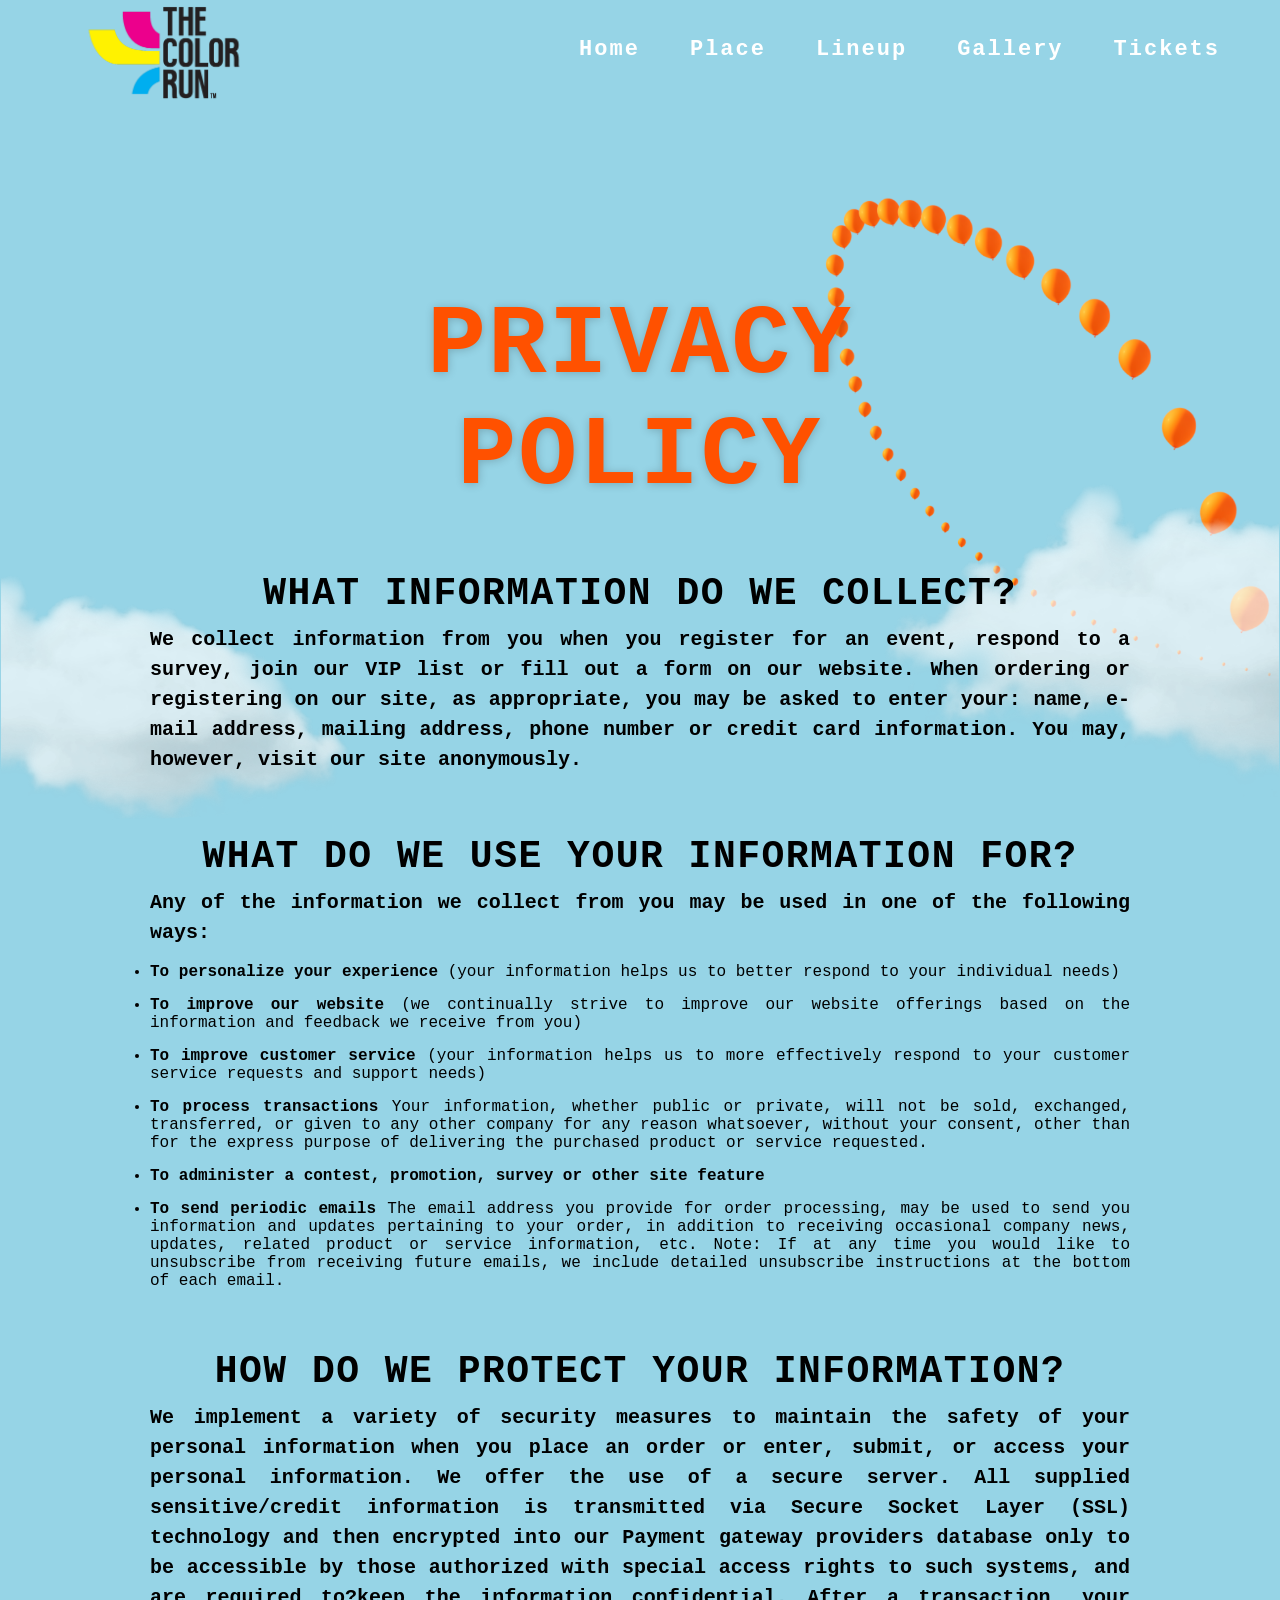
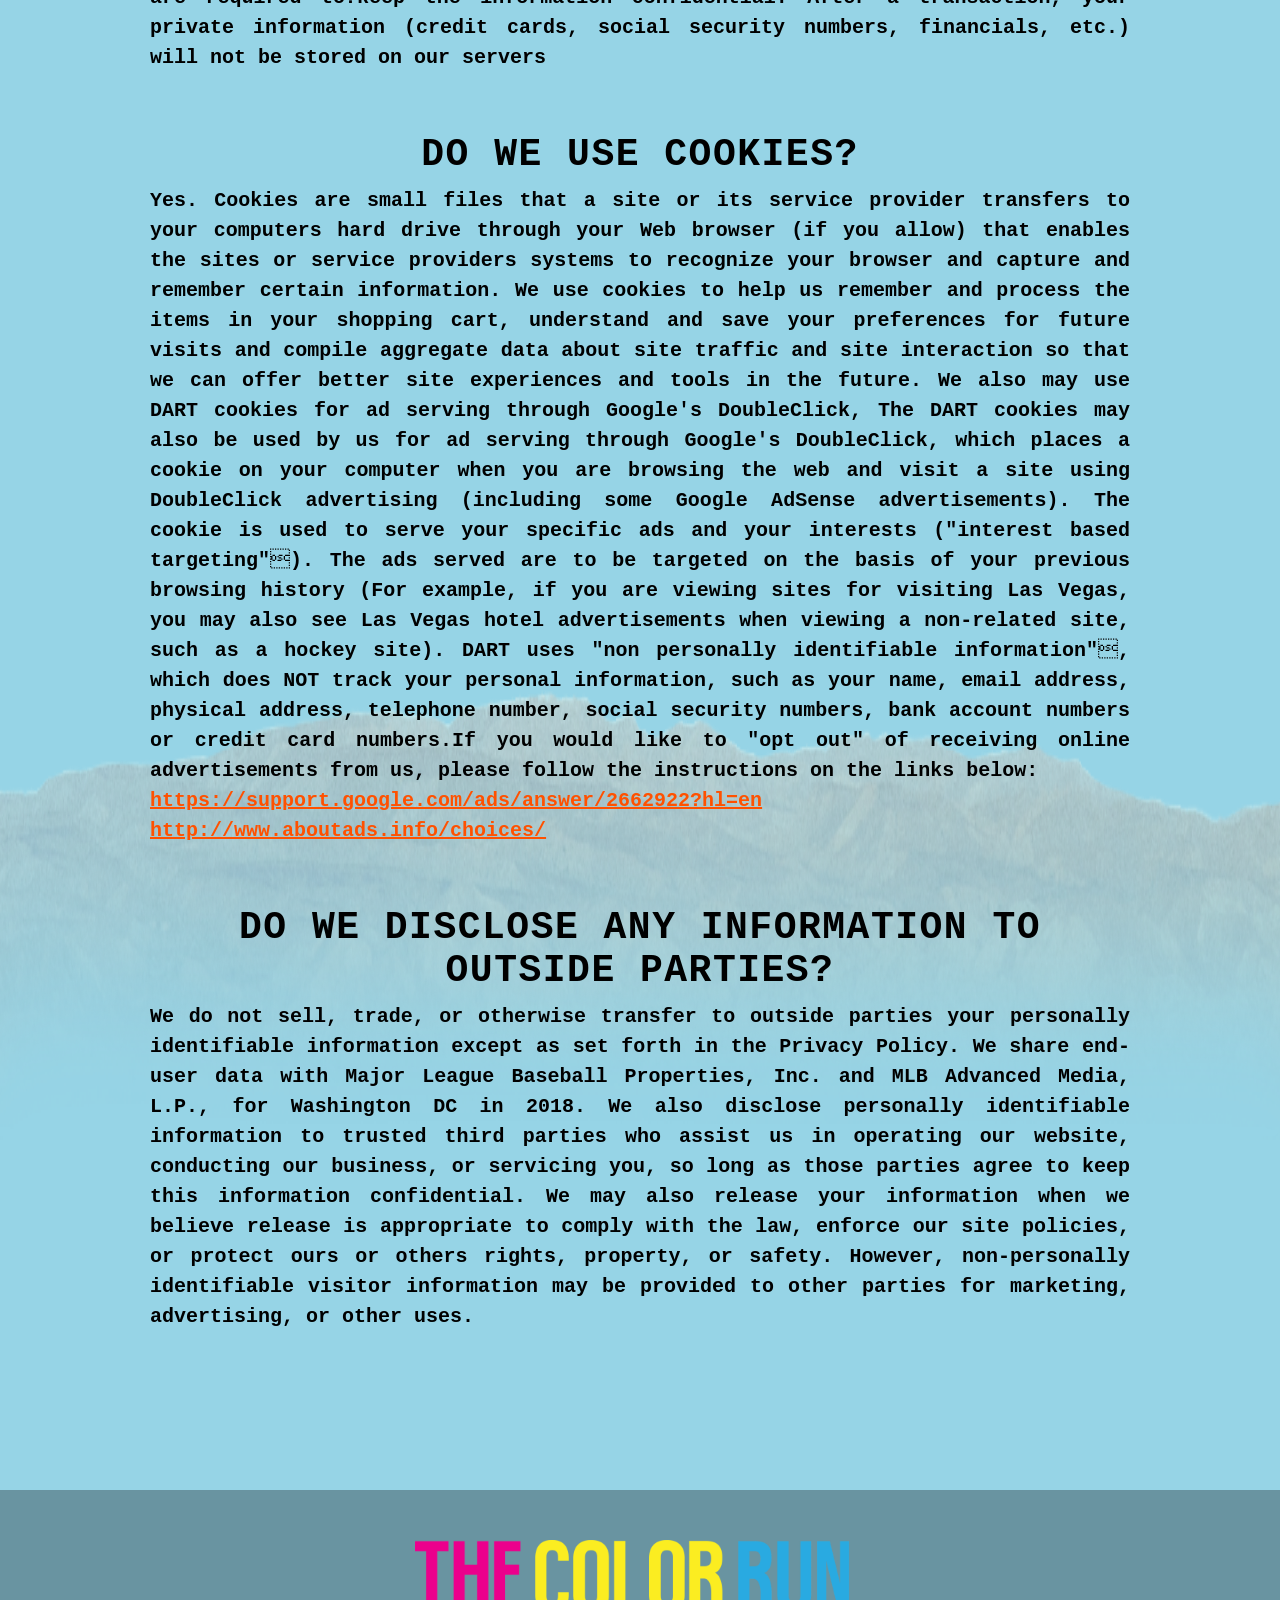
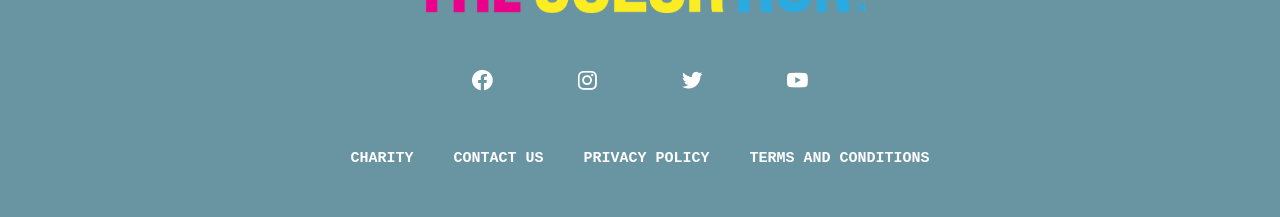
<file: privacypolicy.html>
<!DOCTYPE html>
<html lang="en">
<head>
    <meta charset="UTF-8">
    <meta name="viewport" content="width=device-width, initial-scale=1.0">
    <title>Privacy Policy</title>
    <link rel="stylesheet" href="./css/style/style.css">
    <link href='https://unpkg.com/boxicons@2.1.4/css/boxicons.min.css' rel='stylesheet'>
    <link rel="shortcut icon" href="./css/image/favicon.png" />
    <style>
        #slogan{
            margin-top: 40px;
            height: 2800px;
        }
        #policy-content{
            text-align: center;
            position: absolute;
            margin:150px 150px 50px;
            z-index: 3;
        }
        #policy-content h2{
            font-size: 98px;
            text-transform: uppercase;
            color: rgb(255, 81, 0);
            letter-spacing: 2px;
            text-shadow: 0.4px 0.5px 10px rgba(0, 0, 0, 0.2);
        }

        #policy-content h3{
            margin-top: 60px;
            font-size: 38px;
            letter-spacing: 1.5px;
            font-weight: 600;
        }
        #policy-content p{
            margin-top: 10px;
            color:black;
            line-height: 30px;
            font-size: 20px;
            font-weight: 550;
            text-align: justify;
        }
        #policy-content li{
            margin-top: 15px;
            text-align: justify;
        }

        /*mobile*/
        @media screen and (max-width: 739px){
            #policy-content{
                margin: 33px auto 0;
            }

            #policy-content h2{
                font-size: 44px;
            }

            #policy-content h3 {
                font-size: 15px;
                letter-spacing: 0.5px;
                font-weight: 550;
                margin: 34px 23px 10px;
            }

            #policy-content p{
                line-height: 28px;
                font-size: 12px;
                font-weight: 549;
                margin: 10px 29px 10px;
            }

            #policy-content li{
                font-size: 9px;
                margin: 12px 37px;
            }

            #slogan{
                height: 3100px;
            }


        }

        /*Tablet*/
        @media (min-width: 740px) and (max-width: 1023px){
            #policy-content{
                margin: 126px 82px 0;
            }

            #slogan{
                height: 3800px;
            }
        }

    </style>
</head>
<body>
    <div id="header">
        <!--left-header-->
        <a href="#">
            <img src="./css/image/logo-festival.png" alt="Festival's logo" class="logo-fest">
        </a>
        
        <!--right-header-->
        <div class="nav-bar">
            <ul id="nav">
                <li><a href="./index.html">Home</a></li>
                <li><a href="./place.html">Place</a></li>
                <li><a href="./lineup.html">Lineup</a></li>
                <li><a href="./gallery.html">Gallery</a></li>
                <li><a href="./tickets.html">Tickets</a></li>
            </ul>
            <label for="nav-mobile-input" class="nav_bar-btn">
                    <i class="bx bx-menu ti-menu nav_bars-btn" style="color: white;"></i>
            </label>

            <input type="checkbox" hidden name="" id="nav-mobile-input">

            <label for="nav-mobile-input"  class="nav_overlay"></label>

            <div class="nav_mobile">
                <ul id="nav_list">
                    <li><a href="#" class="nav-mobile_link">Home</a></li>
                    <li><a href="./place.html" class="nav-mobile_link">Place</a></li>
                    <li><a href="./lineup.html" class="nav-mobile_link">Lineup</a></li>
                    <li><a href="./gallery.html" class="nav-mobile_link">Gallery</a></li>
                    <li><a href="./tickets.html" class="nav-mobile_link">Tickets</a></li>
                </ul>
            </div>
        </div>
    </div> 
    <div id="slogan">
        <div id="content-slogan">
            <img src="./css/image/balloon-line-static.png" alt="#" class="balloon-background">
            <div id="policy-content">
                    <h2>privacy<br>policy</h2>
                    <div class="rew"> 
                        <h3>WHAT INFORMATION DO WE COLLECT?</h3>
                        <p>We collect information from you when you register for an event, respond to a survey, join our VIP list or fill out a form on our website. When ordering or registering on our site, as appropriate, you may be asked to enter your: name, e-mail address, mailing address, phone number or credit card information. You may, however, visit our site anonymously.</p>
                    </div>
                    <div class="rew">
                        <h3>WHAT DO WE USE YOUR INFORMATION FOR?</h3>
                        <p>Any of the information we collect from you may be used in one of the following ways:</p>
                        <ul>
                            <li><strong>To personalize your experience</strong>  (your information helps us to better respond to your individual needs)</li>
                            <li><strong>To improve our website</strong> (we continually strive to improve our website offerings based on the information and feedback we receive from you)</li>
                            <li><strong>To improve customer service</strong> (your information helps us to more effectively respond to your customer service requests and support needs)</li>
                            <li><strong>To process transactions</strong> Your information, whether public or private, will not be sold, exchanged, transferred, or given to any other company for any reason whatsoever, without your consent, other than for the express purpose of delivering the purchased product or service requested.</li>
                            <li><strong>To administer a contest, promotion, survey or other site feature</strong></li>
                            <li><strong>To send periodic emails</strong> The email address you provide for order processing, may be used to send you information and updates pertaining to your order, in addition to receiving occasional company news, updates, related product or service information, etc. Note: If at any time you would like to unsubscribe from receiving future emails, we include detailed unsubscribe instructions at the bottom of each email.</li>
                        </ul>
                    </div>
                    <div class="rew">
                        <h3>HOW DO WE PROTECT YOUR INFORMATION?</h3>
                        <p>We implement a variety of security measures to maintain the safety of your personal information when you place an order or enter, submit, or access your personal information. We offer the use of a secure server. All supplied sensitive/credit information is transmitted via Secure Socket Layer (SSL) technology and then encrypted into our Payment gateway providers database only to be accessible by those authorized with special access rights to such systems, and are required to?keep the information confidential. After a transaction, your private information (credit cards, social security numbers, financials, etc.) will not be stored on our servers</p>
                    </div>
                    <div class="rew">
                        <h3>DO WE USE COOKIES?</h3>
                        <p>Yes. Cookies are small files that a site or its service provider transfers to your computers hard drive through your Web browser (if you allow) that enables the sites or service providers systems to recognize your browser and capture and remember certain information. We use cookies to help us remember and process the items in your shopping cart, understand and save your preferences for future visits and compile aggregate data about site traffic and site interaction so that we can offer better site experiences and tools in the future. We also may use DART cookies for ad serving through Google's DoubleClick, The DART cookies may also be used by us for ad serving through Google's DoubleClick, which places a cookie on your computer when you are browsing the web and visit a site using DoubleClick advertising (including some Google AdSense advertisements). The cookie is used to serve your specific ads and your interests ("interest based targeting"). The ads served are to be targeted on the basis of your previous browsing history (For example, if you are viewing sites for visiting Las Vegas, you may also see Las Vegas hotel advertisements when viewing a non-related site, such as a hockey site). DART uses "non personally identifiable information", which does NOT track your personal information, such as your name, email address, physical address, telephone number, social security numbers, bank account numbers or credit card numbers.If you would like to "opt out" of receiving online advertisements from us, please follow the instructions on the links below: <br><a href="https://support.google.com/ads/answer/2662922?hl=en" style="color:rgb(255, 81, 0);">https://support.google.com/ads/answer/2662922?hl=en</a> <a href="http://www.aboutads.info/choices/" style="color:rgb(255, 81, 0);">http://www.aboutads.info/choices/</a></p>
                    </div>
                    <div class="rew">
                        <h3>DO WE DISCLOSE ANY INFORMATION TO OUTSIDE PARTIES?</h3>
                        <p>We do not sell, trade, or otherwise transfer to outside parties your personally identifiable information except as set forth in the Privacy Policy. We share end-user data with Major League Baseball Properties, Inc. and MLB Advanced Media, L.P., for Washington DC in 2018. We also disclose personally identifiable information to trusted third parties who assist us in operating our website, conducting our business, or servicing you, so long as those parties agree to keep this information confidential. We may also release your information when we believe release is appropriate to comply with the law, enforce our site policies, or protect ours or others rights, property, or safety. However, non-personally identifiable visitor information may be provided to other parties for marketing, advertising, or other uses.</p>
                    </div>
                    
            </div>
        </div>
                <img src="./css/image/static-clouds.png" alt="clouds" class="cloud" style="z-index: 1;">
                <img src="./css/image/static-mountain-background-4.png" alt="mountain" class="mountain" style="z-index: 2; height: 2600px;">
    </div>
    <div id="footer">
        <div class="nav-footer">
            <img src="./css/image/logo-festival-inline.png" alt="#">
        </div>
        <div class="logo-footer">
                <a href="https://www.facebook.com/thecolorrun" target="_blank" class="logo-smedia">
                    <i class='bx bxl-facebook-circle'></i>
                </a>
                <a href="https://www.instagram.com/thecolorrun/" target="_blank" class="logo-smedia">
                    <i class='bx bxl-instagram' ></i>
                </a>
                <a href="https://twitter.com/TheColorRun" target="_blank" class="logo-smedia">
                    <i class='bx bxl-twitter'></i>
                </a>
                <a href="https://www.youtube.com/@thecolorrun" target="_blank" class="logo-smedia">
                    <i class='bx bxl-youtube'></i>  
                </a>
        </div>
        <div class="subnav-footer">
            <ul>
                <li><a href="./charity.html">Charity</a></li>
                <li><a href="./contactus.html">Contact us</a></li>
                <li><a href="./privacypolicy.html">Privacy policy</a></li>
                <li><a href="./termsconditions.html">Terms and conditions</a></li>
            </ul>
        </div>
    </div>
</body>
</html>
</file>
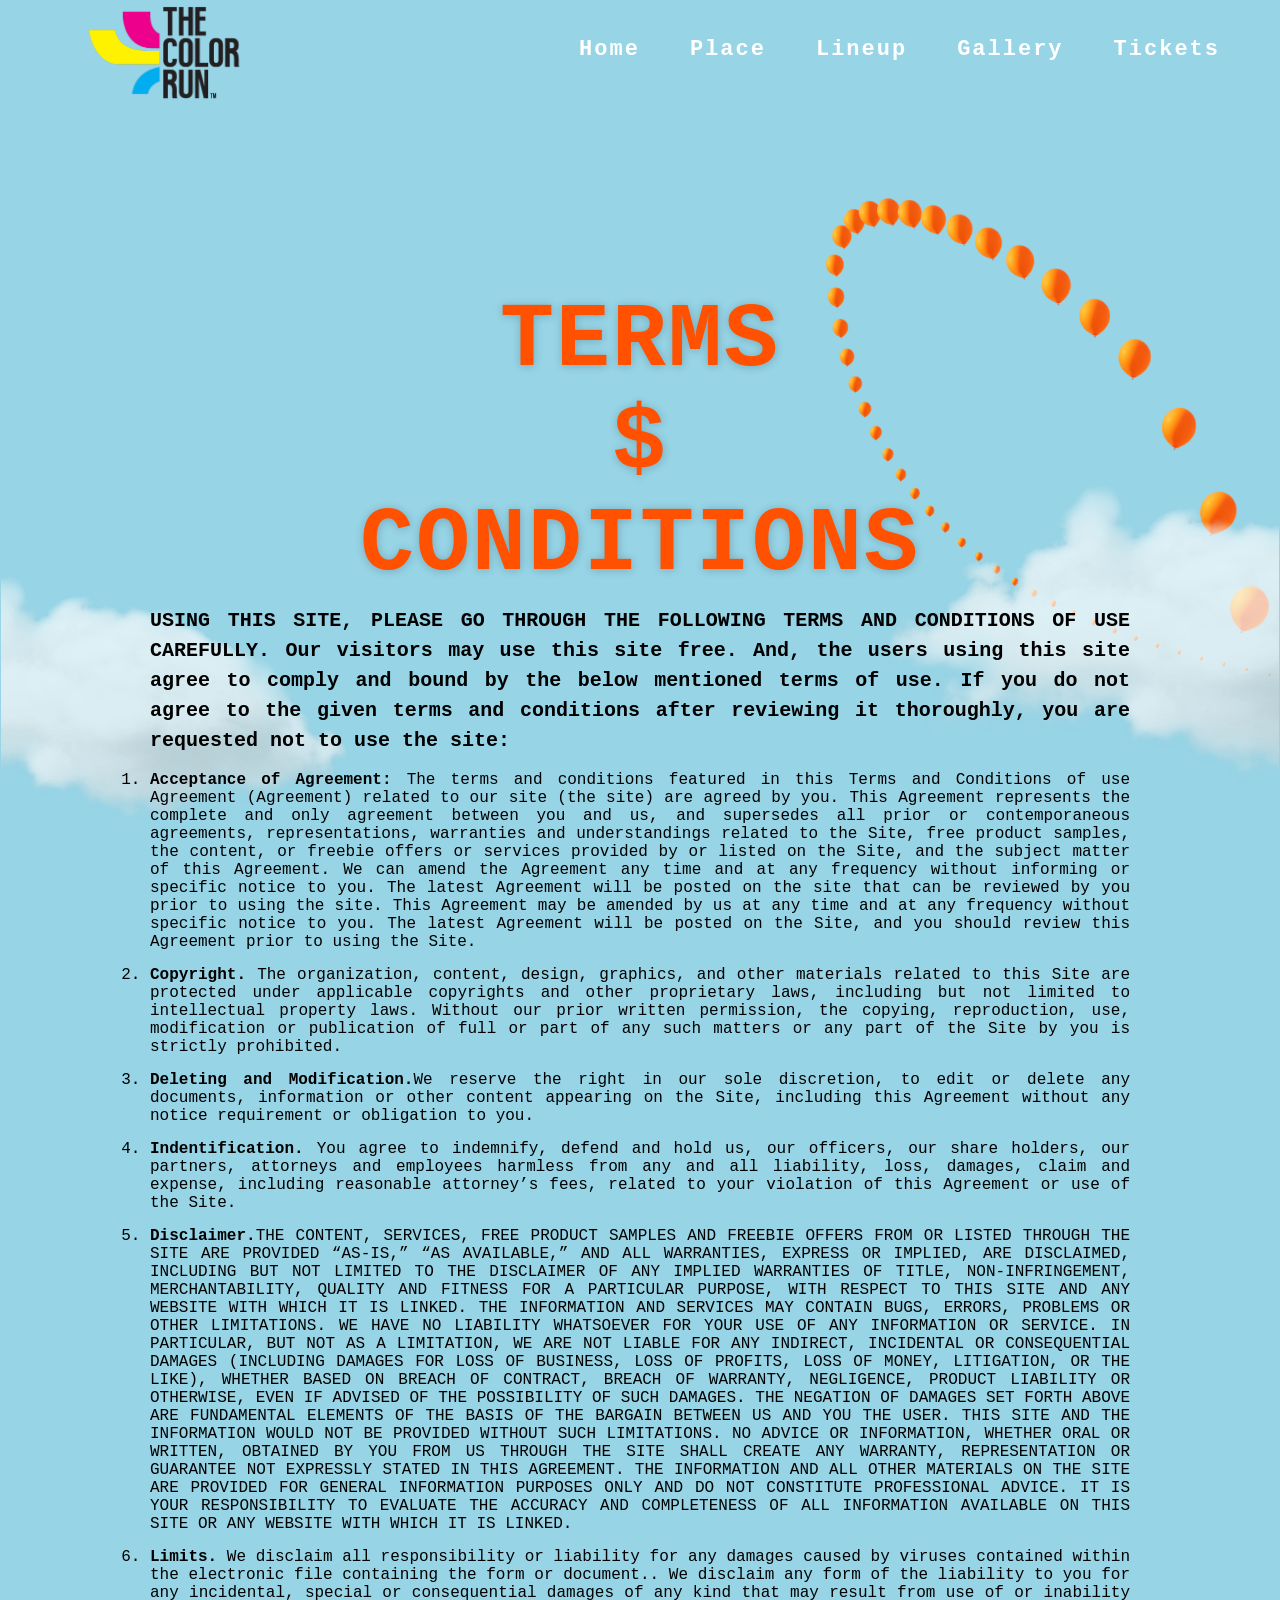
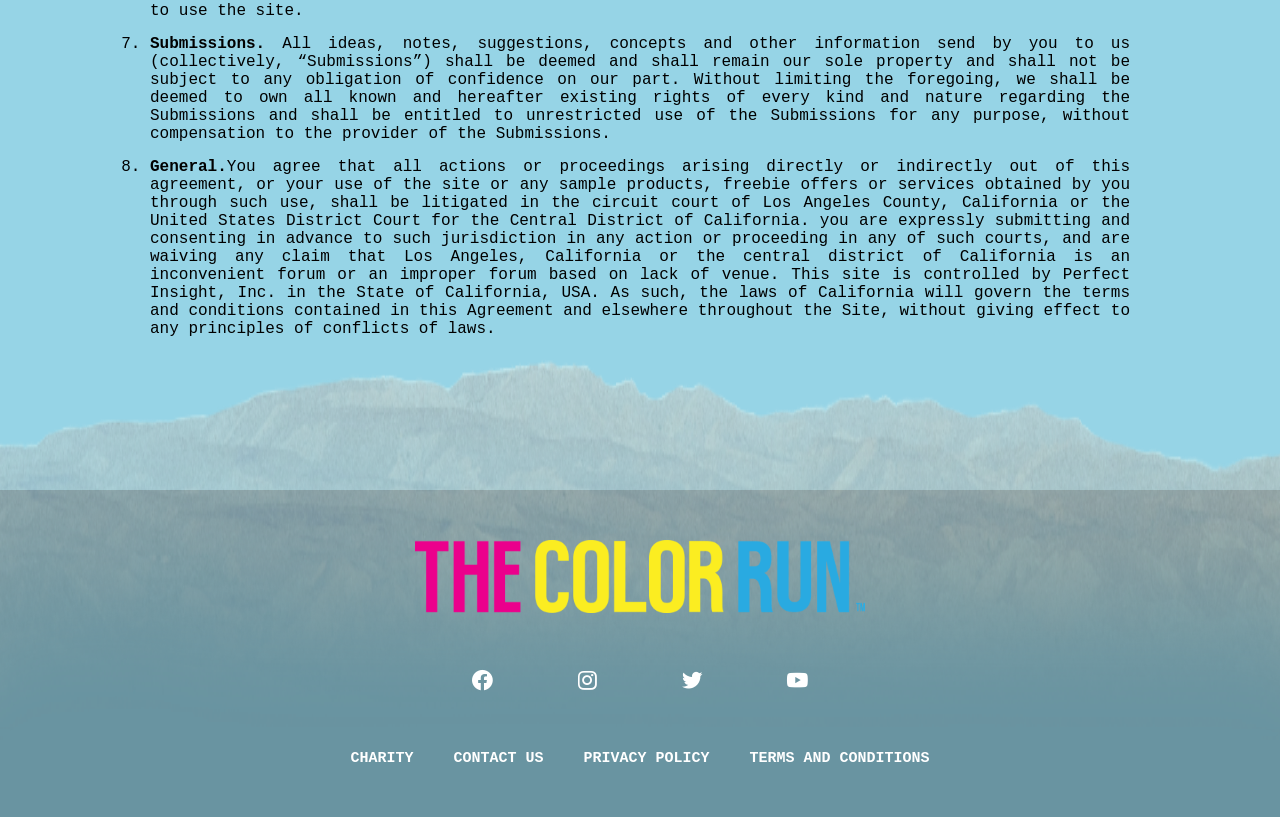
<file: termsconditions.html>
<!DOCTYPE html>
<html lang="en">
<head>
    <meta charset="UTF-8">
    <meta name="viewport" content="width=device-width, initial-scale=1.0">
    <title>Privacy Policy</title>
    <link rel="stylesheet" href="./css/style/style.css">
    <link href='https://unpkg.com/boxicons@2.1.4/css/boxicons.min.css' rel='stylesheet'>
    <link rel="shortcut icon" href="./css/image/favicon.png" />
    <style>
        #slogan{
            margin-top: 40px;
            height: 1800px;
        }
        #termsconditions-content{
            text-align: center;
            position: absolute;
            margin:150px 150px 50px;
            z-index: 3;
        }
        #termsconditions-content h2{
            font-size: 90px;
            text-transform: uppercase;
            color: rgb(255, 81, 0);
            letter-spacing: 2px;
            text-shadow: 0.4px 0.5px 10px rgba(0, 0, 0, 0.2);
        }
        #termsconditions-content p{
            margin-top: 10px;
            color:black;
            line-height: 30px;
            font-size: 20px;
            font-weight: 550;
            text-align: justify;
        }
        #termsconditions-content li{
            margin-top: 15px;
            text-align: justify;
        }

        /*mobile*/
        @media screen and (max-width:739px){
            #termsconditions-content h2 {
                font-size: 42px;
            }

            #termsconditions-content p{
                font-size: 13px;
                letter-spacing: 0px;
            }

            #termsconditions-content li{
                font-size: 10px;
                margin: 15px 20px 0;
            }

            #termsconditions-content{
                margin: 30px 35px;
            }

            #slogan{
                height: 1970px;
            }
        }

        /*tablet*/
        @media (min-width: 740px) and (max-width: 1023px){
            #termsconditions-content{
                margin: 149px 80px 50px;
            }

            #slogan {
                height: 2360px;
            }
        }
    </style>
</head>
<body>
    <div id="header">
        <!--left-header-->
        <a href="#">
            <img src="./css/image/logo-festival.png" alt="Festival's logo" class="logo-fest">
        </a>
        
        <!--right-header-->
        <div class="nav-bar">
            <ul id="nav">
                <li><a href="./index.html">Home</a></li>
                <li><a href="./place.html">Place</a></li>
                <li><a href="./lineup.html">Lineup</a></li>
                <li><a href="./gallery.html">Gallery</a></li>
                <li><a href="./tickets.html">Tickets</a></li>
            </ul>
            <label for="nav-mobile-input" class="nav_bar-btn">
                    <i class="bx bx-menu ti-menu nav_bars-btn" style="color: white;"></i>
            </label>

            <input type="checkbox" hidden name="" id="nav-mobile-input">

            <label for="nav-mobile-input"  class="nav_overlay"></label>

            <div class="nav_mobile">
                <ul id="nav_list">
                    <li><a href="#" class="nav-mobile_link">Home</a></li>
                    <li><a href="./place.html" class="nav-mobile_link">Place</a></li>
                    <li><a href="./lineup.html" class="nav-mobile_link">Lineup</a></li>
                    <li><a href="./gallery.html" class="nav-mobile_link">Gallery</a></li>
                    <li><a href="./tickets.html" class="nav-mobile_link">Tickets</a></li>
                </ul>
            </div>
        </div>
    </div> 
    <div id="slogan">
        <div id="content-slogan">
            <img src="./css/image/balloon-line-static.png" alt="#" class="balloon-background">
            <div id="termsconditions-content">
                    <h2>terms<br>$<br>conditions</h2>
                    <div class="rew">
                        <p><strong>USING THIS SITE, PLEASE GO THROUGH THE FOLLOWING TERMS AND CONDITIONS OF USE CAREFULLY.</strong> Our visitors may use this site free. And, the users using this site agree to comply and bound by the below mentioned terms of use. If you do not agree to the given terms and conditions after reviewing it thoroughly, you are requested not to use the site:</p>
                        <ol>
                            <li><strong>Acceptance of Agreement: </strong>  The terms and conditions featured in this Terms and Conditions of use Agreement (Agreement) related to our site (the site) are agreed by you. This Agreement represents the complete and only agreement between you and us, and supersedes all prior or contemporaneous agreements, representations, warranties and understandings related to the Site, free product samples, the content, or freebie offers or services provided by or listed on the Site, and the subject matter of this Agreement. We can amend the Agreement any time and at any frequency without informing or specific notice to you. The latest Agreement will be posted on the site that can be reviewed by you prior to using the site. This Agreement may be amended by us at any time and at any frequency without specific notice to you. The latest Agreement will be posted on the Site, and you should review this Agreement prior to using the Site.</li>
                            <li><strong>Copyright.</strong>  The organization, content, design, graphics, and other materials related to this Site are protected under applicable copyrights and other proprietary laws, including but not limited to intellectual property laws. Without our prior written permission, the copying, reproduction, use, modification or publication of full or part of any such matters or any part of the Site by you is strictly prohibited.</li>
                            <li><strong>Deleting and Modification.</strong>We reserve the right in our sole discretion, to edit or delete any documents, information or other content appearing on the Site, including this Agreement without any notice requirement or obligation to you.</li>
                            <li><strong>Indentification.</strong> You agree to indemnify, defend and hold us, our officers, our share holders, our partners, attorneys and employees harmless from any and all liability, loss, damages, claim and expense, including reasonable attorney’s fees, related to your violation of this Agreement or use of the Site.</li>
                            <li><strong>Disclaimer.</strong>THE CONTENT, SERVICES, FREE PRODUCT SAMPLES AND FREEBIE OFFERS FROM OR LISTED THROUGH THE SITE ARE PROVIDED “AS-IS,” “AS AVAILABLE,” AND ALL WARRANTIES, EXPRESS OR IMPLIED, ARE DISCLAIMED, INCLUDING BUT NOT LIMITED TO THE DISCLAIMER OF ANY IMPLIED WARRANTIES OF TITLE, NON-INFRINGEMENT, MERCHANTABILITY, QUALITY AND FITNESS FOR A PARTICULAR PURPOSE, WITH RESPECT TO THIS SITE AND ANY WEBSITE WITH WHICH IT IS LINKED. THE INFORMATION AND SERVICES MAY CONTAIN BUGS, ERRORS, PROBLEMS OR OTHER LIMITATIONS. WE HAVE NO LIABILITY WHATSOEVER FOR YOUR USE OF ANY INFORMATION OR SERVICE. IN PARTICULAR, BUT NOT AS A LIMITATION, WE ARE NOT LIABLE FOR ANY INDIRECT, INCIDENTAL OR CONSEQUENTIAL DAMAGES (INCLUDING DAMAGES FOR LOSS OF BUSINESS, LOSS OF PROFITS, LOSS OF MONEY, LITIGATION, OR THE LIKE), WHETHER BASED ON BREACH OF CONTRACT, BREACH OF WARRANTY, NEGLIGENCE, PRODUCT LIABILITY OR OTHERWISE, EVEN IF ADVISED OF THE POSSIBILITY OF SUCH DAMAGES. THE NEGATION OF DAMAGES SET FORTH ABOVE ARE FUNDAMENTAL ELEMENTS OF THE BASIS OF THE BARGAIN BETWEEN US AND YOU THE USER. THIS SITE AND THE INFORMATION WOULD NOT BE PROVIDED WITHOUT SUCH LIMITATIONS. NO ADVICE OR INFORMATION, WHETHER ORAL OR WRITTEN, OBTAINED BY YOU FROM US THROUGH THE SITE SHALL CREATE ANY WARRANTY, REPRESENTATION OR GUARANTEE NOT EXPRESSLY STATED IN THIS AGREEMENT. THE INFORMATION AND ALL OTHER MATERIALS ON THE SITE ARE PROVIDED FOR GENERAL INFORMATION PURPOSES ONLY AND DO NOT CONSTITUTE PROFESSIONAL ADVICE. IT IS YOUR RESPONSIBILITY TO EVALUATE THE ACCURACY AND COMPLETENESS OF ALL INFORMATION AVAILABLE ON THIS SITE OR ANY WEBSITE WITH WHICH IT IS LINKED.</li>
                            <li><strong>Limits. </strong> We disclaim all responsibility or liability for any damages caused by viruses contained within the electronic file containing the form or document.. We disclaim any form of the liability to you for any incidental, special or consequential damages of any kind that may result from use of or inability to use the site.</li>
                            <li><strong>Submissions. </strong>All ideas, notes, suggestions, concepts and other information send by you to us (collectively, “Submissions”) shall be deemed and shall remain our sole property and shall not be subject to any obligation of confidence on our part. Without limiting the foregoing, we shall be deemed to own all known and hereafter existing rights of every kind and nature regarding the Submissions and shall be entitled to unrestricted use of the Submissions for any purpose, without compensation to the provider of the Submissions.</li>
                            <li><strong>General.</strong>You agree that all actions or proceedings arising directly or indirectly out of this agreement, or your use of the site or any sample products, freebie offers or services obtained by you through such use, shall be litigated in the circuit court of Los Angeles County, California or the United States District Court for the Central District of California. you are expressly submitting and consenting in advance to such jurisdiction in any action or proceeding in any of such courts, and are waiving any claim that Los Angeles, California or the central district of California is an inconvenient forum or an improper forum based on lack of venue. This site is controlled by Perfect Insight, Inc. in the State of California, USA. As such, the laws of California will govern the terms and conditions contained in this Agreement and elsewhere throughout the Site, without giving effect to any principles of conflicts of laws.</li>
                        </ol>
                    </div>
            </div>
        </div>
                <img src="./css/image/static-clouds.png" alt="clouds" class="cloud" style="z-index: 1;">
                <img src="./css/image/static-mountain-background-4.png" alt="mountain" class="mountain" style="z-index: 2; height: 2200px;">
    </div>
    <div id="footer">
        <div class="nav-footer">
            <img src="./css/image/logo-festival-inline.png" alt="#">
        </div>
        <div class="logo-footer">
                <a href="https://www.facebook.com/thecolorrun" target="_blank" class="logo-smedia">
                    <i class='bx bxl-facebook-circle'></i>
                </a>
                <a href="https://www.instagram.com/thecolorrun/" target="_blank" class="logo-smedia">
                    <i class='bx bxl-instagram' ></i>
                </a>
                <a href="https://twitter.com/TheColorRun" target="_blank" class="logo-smedia">
                    <i class='bx bxl-twitter'></i>
                </a>
                <a href="https://www.youtube.com/@thecolorrun" target="_blank" class="logo-smedia">
                    <i class='bx bxl-youtube'></i>  
                </a>
            </div>
        <div class="subnav-footer">
            <ul>
                <li><a href="./charity.html">Charity</a></li>
                <li><a href="./contactus.html">Contact us</a></li>
                <li><a href="./privacypolicy.html">Privacy policy</a></li>
                <li><a href="./termsconditions.html">Terms and conditions</a></li>
            </ul>
        </div>
    </div>
</body>
</html>
</file>
<file: css/style/style.css>
*{
    padding:0;
    margin:0;
    box-sizing: border-time;
}

body{
    background-color: rgba(68, 178, 211, 0.557);
    font-family: 'Courier New', Courier, monospace;
}

#main{
    width: 100vw;
}

/*header*/
#header{
    height:100px;
}

#header a{
    float: left;
}

#header .logo-fest{
    height: 95px;
    margin-left: 67px;
    margin-top: 5px;
}

#header #nav{
    float:right;
    display:flex;
    line-height: 90px;
    margin-right: 35px;
    margin-top: 5px;
}

#nav li{
    list-style: none;
}

#nav li a{
    font-size: 22px;
    color: white;
    text-decoration: none;
    padding : 0 25px;
    letter-spacing: 2px;
    font-weight: 800;
}

#nav li:hover a{
    color :black;
}

.nav-bar .nav_bars-btn{
    width: 35px;
    height: 35px;
    font-size: 30px;
    float: right;
    line-height: 95px;
    display: none;
    margin-right: 20px;
}

.nav_overlay{
    position:fixed;
    top: 0;
    right: 0;
    left: 0;
    bottom: 0;
    background-color: rgba(0, 0, 0, 0.5);
    z-index: 4;
    display: none;
    animation: fadeIn linear 0.2s;
}

.nav_mobile{
    position:fixed;
    top: 0;
    right: 0;
    bottom: 0;
    width:320px;
    max-width: 100%;
    backdrop-filter: blur(8px);
    background-color: rgba(255, 255, 255, 0.7);
    border-radius: 25px 0 0 25px;
    z-index: 5;
    transform: translateX(100%);
    opacity: 0;
    transition: transform linear 0.2s, opacity linear 0.2s;
}

#nav-mobile-input:checked ~ .nav_overlay{
    display: block;
}

#nav-mobile-input:checked ~ .nav_mobile{
    transform: translateX(0%);
    opacity: 1;
}

#nav_list{
    margin-top: 24px;
    font-size: 1.5rem;
    padding: 10px 20px;
    list-style-type: none;
}

#nav_list li a{
    text-decoration: none;
    color: black;
    padding: 38px;
    display: block;
    font-weight: 550;
    letter-spacing: 3px;
}

#nav_list li a:hover{
    color: #fff;
}



/*slogan*/
#header-slogan{
    display: flex;
    position: relative;
}

#slogan #header-slogan{
    display: flex;
    flex-direction: column;
    align-items: center;
    bottom: 60px;
    left: 0;
    right: 0;
    color: white;
    font-weight: 550;
    letter-spacing: 2px;
    position: absolute;
}

.center-slogan{
    font-size: 90px;
    margin-bottom: 40px;
    text-shadow: 0.5px 0.5px 15px rgba(0, 0, 0, 0.4);

}

#countdown-sologan{
    display: flex;
    transform: scale(2);
}

.time h2{
    font-weight: bold;
    font-size: 30px;
    text-shadow: 0.5px 0.5px 15px rgba(0, 0, 0, 0.4);
}

.time p{
    padding-top: 9px;
    font-size: 13px;
    text-shadow: 0.5px 0.5px 15px rgba(0, 0, 0, 0.4);

}

.time{
    display: flex;
    flex-direction: column;
    align-items: center;
    justify-content: center;
    margin: 25px;
}

#slogan .balloon-background{
    position: absolute;
    top: 120px;
    right: 0;
    z-index: -1;
    width: 80%;
    max-width: 800px;
}

#slogan .cloud{
    width: 100vw;
    position: absolute;
}

#slogan .mountain{
    width: 100vw;
}



/*content*/
#content{
    height: auto;
    width: 85%;
    margin-right: auto;
    margin-left: auto;
    font-family:'Gill Sans', 'Gill Sans MT', Calibri, 'Trebuchet MS', sans-serif;
}



.img-content{
    width: 57%;
    border-radius: 15px 90px 15px 90px;
    box-shadow: 3px 3px 15px rgba(0, 0, 0, 0.4);
}

#content .para-content{
    line-height: 50px;
}

#content-1,
#content-2,
#content-3{
    display:flex;
    align-items: center;
    justify-content: center;
}

#content p{
    text-align: justify;
    font-size: 25px;
    letter-spacing: 1px;
    font-weight: 500;
    margin-top: 20px;
}

#content h2{
    text-align: center;
    font-size: 60px;
    font-family: fantasy;
    font-weight: 600;
    letter-spacing: 2px;
    line-height: 90px;
}

/*content-1*/
#content #content-1 p
{
    margin-left: 30px;
    color:rgb(116, 22, 52);
} 

#content #content-1 h2
{
    margin-left: 20px;
    color: rgb(252, 6, 84);
}

/*content-2*/
#content-2{
    margin-top: 100px;
}
#content #content-2 p{
    margin-right: 40px;
    letter-spacing: 1.3px;
    color: rgb(67, 5, 63);;
}

#content #content-2 h2{
    margin-right: 25px;
    color:rgb(133, 10, 125);
}

/*content-3*/
#content-3{
    margin-top: 100px;
}

#content #content-3 p{
    margin-left: 30px;
    color: rgb(36, 14, 71)
}

#content #content-3 h2{
    margin-left: 20px;
    color: rgb(113, 54, 209);
}


/*slider*/
.slider{
    width: 1300px; 
    max-width: 100vw;
    height: 550px;
    margin: auto;
    position: relative;
    overflow: hidden;
    margin-top: 150px;
    border-radius: 120px;
}

.list{
    position: absolute;
    top: 0;
    left: 0;
    height: 100%;
    display: flex;
    transition: 1s;
}

.list img{
    width: 1300px;
    max-width: 100vw;
    height: 100%;
    object-fit: cover;
}

.buttons{
    position: absolute;
    top: 45%;
    left: 5%;
    width: 90%;
    display: flex;
    justify-content: space-between;
}

.buttons button{
    font-size: 35px;
    width: 50px;
    height:50px;
    color: #fff;
    font-family: monospace;
    font-weight: 700; 
    border: none;
    background-color: rgba(0, 0, 0, 0);
}

.buttons button:hover{
    color: #dedede;
}

.dots{
    position: absolute;
    bottom: 10px;
    color: #fff;
    left: 0;
    width: 100%;
    margin: 0;
    padding: 0;
    display: flex;
    justify-content: center;
}

.dots li{
    list-style: none;
    width: 10px;
    height: 10px;
    background-color: #fff;
    margin: 20px;
    border-radius: 20px;
    transition: 1s;
}

.dots li.active{
    width: 30px;
}

/*sponsorsr*/
#sponsors{
    margin-top: 150px;
}

#logo-sponsors{
    display: flex;
    justify-content: center;
}

#sponsors h2{
    text-align: center;
    margin-bottom: 25px;
    font-size: 60px;
    text-transform: uppercase;
    letter-spacing: 30px;
    font-weight: 900;
}

#sponsors .img-sponsors img{
    width: 130px;
    aspect-ratio: 3/2;
    object-fit: contain;
}

#sponsors .img-sponsors{
    margin: 0 35px;
}

#sponsors #logo-sponsors{
    background-color: rgba(0, 0, 0, 0.1);
    padding: 25px 0;
}


/*footer*/
#footer{
    height: auto;
    padding: 50px;
    margin-top: 150px;
    background-color: rgba(0, 0, 0, 0.3);
}

#footer .nav-footer img{
    width: 450px;
}

#footer .nav-footer{
    text-align: center;
}

.logo-footer{
    display: flex;
    justify-content: center;
    margin: 50px;
}

.logo-smedia{
    font-size: 25px;
    text-decoration: none;
    color: white;
    padding: 0 40px;
}

.subnav-footer ul{
    display: flex;
    justify-content: center;
    list-style-type: none;
    margin-top: 20px;
}

.subnav-footer li a{
    font-size: 15px;
    text-decoration: none;
    color: white;
    padding: 0 20px;
    font-weight: 550;
    text-transform: uppercase;
}

#footer .logo-footer a:hover,
#footer .subnav-footer a:hover{
    color: rgb(250, 123, 5);
}



/* Mobile */
@media screen and (max-width: 739px){
    .slider{
        height: 400px;
    }

    .nav-bar .nav_bars-btn{
        margin-right: 0;
    }

    #header .logo-fest{
        height: 61px;
        margin-left: 12px;
        margin-top: 18px;    
    }

    #slogan #header-slogan{
        letter-spacing: 0;
    }

    #header-slogan .center-slogan{
        font-size: 33px;
        margin-bottom: 0;
    }
    
    .time h2{
        font-size: 20px;
        margin: 0px;
        bottom: 0;
        font-weight: 700;
    }

    .time{
        margin:10px;
        z-index: 5;
        padding: 0 10px;
    }

    .time p{
        padding-top: 5px;
        font-size: 15px;
    }
    
    #slogan #header-slogan{
        top: 160px;
    }
    
    #countdown-sologan{
        transform: scale(1);
    }

    #content-1, #content-3{
        flex-direction: column-reverse;
    }
    
    #content-2{
        flex-direction: column;
    }

    #content-1{
        margin-top: 100px;
    }

    #content #content-1 h2,
    #content #content-3 h2,
    #content #content-1 p,
    #content #content-3 p{
        margin-left: 40px;
        margin-right: 40px;
        margin-top: 10px;
    }

    #content #content-2 h2,
    #content #content-2 p{
        margin-left: 40px;
        margin-right: 40px;
        margin-top: 10px;
    }

    .img-content{
        width:87%;
        margin-top: 50px;
        margin-bottom: 70px;
        object-fit: cover;
    }

    #sponsors .img-sponsors {
        width: 48%;
        display: inline-block;
    }

    #sponsors .img-sponsors img{
        width: 50%;
    }

    #content h2{
        font-size: 53px;
        line-height: 70px;
    }

    #content p{
        font-size: 20px;
    }

    #sponsors #logo-sponsors{
        width: 100vw;
        text-align: center;
        display: block;
    }

    #sponsors .img-sponsors{
        margin: 20px 0;
    }

    #sponsors h2{
        font-size: 50px;
        letter-spacing: 20px;
    }

    #footer{
        margin-top: 80px;
    }

    #footer .nav-footer img{
        width: 330px;
    }

    .logo-smedia{
        padding: 0 25px;
        font-size: 25px;
    }

    .logo-footer{
        margin: 35px;
    }

    .subnav-footer ul{
        display: inline-block;
        margin-top: 0;
        width: 100%;
    }

    .subnav-footer li a{
        font-size: 15px;
        font-weight: 650;
        padding: 0;
    }

    .subnav-footer li{
        width: 49%;
        text-align: center;
        margin: 20px auto;
        letter-spacing: 3px;
    }
}


/* Tablet */
@media (min-width: 740px) and (max-width: 1023px)
{
    #header .logo-fest{
        height: 88px;
        margin-left: 40px;
        margin-top: 13px;    
    }
    
    #header-slogan .center-slogan{
        font-size: 70px;
    }
    
    .time h2{
        font-size: 20px;
        margin: 10px;
    }

    .time{
        margin:10px;
        z-index: 5;

    }
    
    #slogan #header-slogan{
        top: 240px;

    }

    #content-1, #content-3{
        flex-direction: column-reverse;
    }
    
    #content-2{
        flex-direction: column;
    }

    #content-1{
        margin-top: 100px;
    }

    #content #content-1 h2,
    #content #content-3 h2,
    #content #content-1 p,
    #content #content-3 p{
        margin-left: 40px;
        margin-right: 40px;
        margin-top: 10px;
    }

    #content #content-2 h2,
    #content #content-2 p{
        margin-left: 40px;
        margin-right: 40px;
        margin-top: 10px;
    }

    .img-content{
        width:87%;
        margin-top: 50px;
        margin-bottom: 70px;
        object-fit: cover;
    }

    #sponsors .img-sponsors img{
        width: 60px;
    }

}

@media screen and (max-width: 1023px)
{
    .nav-bar  .nav_bars-btn{
        display: block; 
    }
    #nav a{
        display: none;
    }
}

@keyframes fadeIn{
    from{
        opacity: 0;
    }
    to{
        opacity: 1;
    }
}
</file>
<file: css/style/lineup-style.css>
*{
    padding: 0;
    margin: 0;
    box-sizing: border-box;
}

.clear{
    clear: both;
}

body{
    background-image: linear-gradient(rgb(105, 182, 203), rgb(4, 95, 4));
    font-family:'Helvetica Neue';
}

#main{
    width: 100vw;
}

/*header*/
#header{
    height:96px;
    position: relative;
}

#header a{
    float: left;
}

#header .logo-fest{
    height: 95px;
    margin-left: 67px;
    margin-top: 5px;
    position: absolute;
}

#header #nav{
    float:right;
    display:flex;
    line-height: 90px;
    margin-right: 35px;
    margin-top: 5px;
}

#nav li{
    list-style: none;
}

#nav li a{
    font-size: 22px;
    color: white;
    text-decoration: none;
    padding : 0 25px;
    letter-spacing: 2px;
    font-weight: 800;
}

#nav li:hover a{
    color :black;
}

.img-header img{
    width: 100vw;
    height: 850px;
    object-fit: cover;
    position: absolute;
    z-index: -1;
}

.nav-bar .nav_bars-btn{
    width: 35px;
    height: 35px;
    font-size: 30px;
    float: right;
    line-height: 95px;
    display: none;
    margin-right: 20px;
}

.nav_overlay{
    position:fixed;
    top: 0;
    right: 0;
    left: 0;
    bottom: 0;
    background-color: rgba(0, 0, 0, 0.5);
    z-index: 4;
    display: none;
    animation: fadeIn linear 0.2s;
}

.nav_mobile{
    position:fixed;
    top: 0;
    right: 0;
    bottom: 0;
    width:320px;
    max-width: 100%;
    backdrop-filter: blur(8px);
    background-color: rgba(255, 255, 255, 0.7);
    border-radius: 25px 0 0 25px;
    z-index: 5;
    transform: translateX(100%);
    opacity: 0;
    transition: transform linear 0.2s, opacity linear 0.2s;
}

#nav-mobile-input:checked ~ .nav_overlay{
    display: block;
}

#nav-mobile-input:checked ~ .nav_mobile{
    transform: translateX(0%);
    opacity: 1;
}

#nav_list{
    margin-top: 24px;
    font-size: 1.5rem;
    padding: 10px 20px;
    list-style-type: none;
}

#nav_list li a{
    text-decoration: none;
    color: black;
    padding: 38px;
    display: block;
    font-weight: 550;
    letter-spacing: 3px;
}

#nav_list li a:hover{
    color: #fff;
}


/*lineup*/
.content{
    height: 3350px;
}

.content-lineup{
    height: 100vh;
}

.content>h2{
    display: flex;
    justify-content: center;
    font-size: 70px;
    margin: 50px 0;
    letter-spacing: 22px;
    font-family: math;
    font-weight: 600;
    text-transform: uppercase;
    text-shadow: 0.6px 0.7px 9px rgb(16, 114, 146,0.8);
}

.lineup{
    text-align: center;
    left: 0;
    right: 0;
    margin:0 70px 90px;
}



.lineup #title-lineup{
    margin: 200px 15px 70px;
    font-size: 50px;
    text-transform: uppercase;
    letter-spacing: 5px;
    box-shadow: 0.5px 0.5px 1px rgba(0, 0, 0, 0.3);
}

.lineup .img-lineup{
    width: 450px;
    height: 450px;
    margin-top: 15px;
    float: left;
    border-radius: 20px;
    box-shadow: 1px 1px 10px rgba(0, 0, 0, 0.3);
    object-fit: cover;
}

.lineup{
    backdrop-filter: blur(13px);
    background: rgba(225, 225, 255, 0.25);
    padding: 30px;
    border-radius: 20px;
    display: flex;
    box-shadow: 1px 0.5px 10px rgba(0, 0, 0, 0.3);
}

.lineup .biography-lineup{
    margin: 25px 0;
    padding-left: 35px;
}

.lineup .biography-lineup h2{
    margin-bottom: 10px;
    font-size: 50px;
    letter-spacing: 2px;
    font-weight: 800;
}

.lineup .biography-lineup p{
    font-size: 22px;
    padding-left: 20px;
    line-height: 35px;
    letter-spacing: 1.25px;
}


/*nonmusic*/
.biography-lineup-nonmusic{
    line-height: 140px;
}

.biography-lineup-nonmusic h2{
    font-size: 75px !important;
}

.biography-lineup-nonmusic p{
    font-size: 25px !important;
}

.lineup5 .biography-lineup-nonmusic p{
    font-size: 20px !important;
}

.lineup5 .img-lineup{
    margin-top: 35px !important;
}

.Music audio{
    width: 80%;
    outline: none;
}

.Music audio::-webkit-media-controls-enclosure{
    background: rgba(225, 225, 255, 0.08);
    backdrop-filter: blur(15);
}

.Music audio::-webkit-media-controls-enclosure:hover{
    background: rgba(225, 225, 255, 0.5);
    transition: all 2s ease-in-out;
}

.Music {
    height: 70px;
}






/*mp3*/
.mp3-lineup{
    width: 70%;
    margin: 25px auto 0;
}

.mp3-lineup .song-name{
    font-size: 35px;
    letter-spacing: 1.5px;
    margin-bottom: 20px;
}

.music-slider{
    margin-top: 15px;
}

.seek-bar{
    width: 100%;
    height: 3px;
    border-radius: 10px;
    background: #fff;
    cursor: pointer;
    overflow: hidden;
    -webkit-appearance: none;
    display: block;
    margin-bottom: 10px;
}

.seek-bar::-webkit-slider-thumb{
    -webkit-appearance: none;
    width: 1px;
    height: 20px;
    box-shadow: -400px 0 0 400px rgb(1, 29, 63);
}

.current-time.music-time{
    font-size: 12px;
}

.music-time{
    float: right;
}

.current-time{
    float: left;
}

.controls{
    width: 50%;
    display: flex;
    justify-content: space-between;
    margin: auto;
    margin-top: 20px;
}

.btn-play{
    position: relative;
    width: 50px;
    height: 50px;
    border-radius: 50%;
    background: rgb(0, 44, 76);
    cursor: pointer;
    border: none;
}

.btn-play span{
    position: absolute;
    top: 50%;
    left: 25%;
    transform: translateY(-50%);
    width: 10px;
    height: 30px;
    border-radius: 2px;
    background: #fff;
    clip-path: polygon(0 0, 100% 0, 100% 100%, 0% 100%);
    transition: .5s;
}

.btn-play span:nth-child(2){
    left: 55%;
    transform-origin: center;
}

.btn-play.pause span:nth-child(2){
    transform: translateY(-50%) scaleY(0);
}

.btn-play.pause span:nth-child(1){
    width: 35%;
    left: 53%;
    transform: translate(-50%,-50%);
    border-radius: 0;
    clip-path: polygon(0 0, 100% 50%, 100% 50%, 0% 100%);
}

.btn-play.pause{
    animation: pulse 2s linear infinite;
}

.btn{
    color: rgb(0, 44, 76);
    background: none;
    border: none;
    font-size: 25px;
    display: flex;
    justify-content: center;
    align-items: center;
    cursor: pointer;
}



@keyframes pulse{
    0%{
        box-shadow: 0;
    }
    20%{
        box-shadow: 0 0 0 5px rgba(225, 225, 255, 0.2);
    }
    30%{
        box-shadow: 0 0 0 5px rgba(225, 225, 255, 0.3);
    }
}

/*footer*/
#footer{
    height: auto;
    padding: 50px;
    margin-top: 800px;
    background-color: rgba(0, 0, 0, 0.3);
}

#footer .nav-footer img{
    width: 450px;
}

#footer .nav-footer{
    text-align: center;
}

.logo-footer{
    display: flex;
    justify-content: center;
    margin: 50px;
}

.logo-smedia{
    font-size: 25px;
    text-decoration: none;
    color: white;
    padding: 0 40px;
}

.subnav-footer ul{
    display: flex;
    justify-content: center;
    list-style-type: none;
    margin-top: 20px;
}

.subnav-footer li a{
    font-size: 15px;
    text-decoration: none;
    color: white;
    padding: 0 20px;
    font-weight: 550;
    text-transform: uppercase;
}

#footer .logo-footer a:hover,
#footer .subnav-footer a:hover{
    color: rgb(250, 123, 5);
}



/* Mobile */
@media screen and (max-width: 739px){
    .nav-bar .nav_bars-btn{
        margin-right: 0;
    }

    #header .logo-fest{
        height: 61px;
        margin-left: 12px;
        margin-top: 18px;    
    }

    .img-header img{
        height: 1230px;
    } 

    .content>h2{
        letter-spacing: 5px;
        font-size: 45px;
    }

    .lineup{
        display: block;
        margin-left: 15px;
        margin-right: 15px;
    }

    .lineup .img-lineup{
        width: 100%;
        height: 300px;
        margin: 15px 0;
    }
  
    .lineup .biography-lineup {
        margin: 0;
        padding-left: 0;
    }
  
    .lineup .biography-lineup p{
        padding-left: 0;
        margin: 0 5px;
        font-size: 15px !important;
    }

    .biography-lineup-nonmusic{
        line-height: 70px;
    }

    .biography-lineup-nonmusic p{
        line-height: 5px;
        margin-bottom: 20px !important;
    }

    .mp3-lineup{
        margin-bottom: 20px;
    }  
        
    .content{
        height: 6060px;
    }    

    .lineup .biography-lineup h2{
        font-size: 44px !important;
    }    


    #footer{
        margin-top: 80px;
    }

    #footer .nav-footer img{
        width: 295px;
    }

    .logo-smedia{
        padding: 0 25px;
        font-size: 25px;
    }

    .logo-footer{
        margin: 35px;
    }

    .subnav-footer ul{
        display: inline-block;
        margin-top: 0;
        width: 100%;
    }

    .subnav-footer li a{
        font-size: 15px;
        font-weight: 650;
        padding: 0;
    }

    .subnav-footer li{
        width: 49%;
        text-align: center;
        margin: 20px auto;
        letter-spacing: 3px;
    }
}


/* Tablet */
@media (min-width: 740px) and (max-width: 1023px)
{
    #header .logo-fest{
        height: 88px;
        margin-left: 40px;
        margin-top: 13px;    
    }

    .img-header img{
          height: 1230px;
    } 

    .lineup{
        display: block;
        margin-left: 90px;
        margin-right: 90px;
    }

    .lineup .img-lineup{
        width: 100%;
        height: 350px;
        margin: 15px 0;
    }
    
    .lineup .biography-lineup {
        margin: 0;
        padding-left: 0;
    }
    
    .lineup .biography-lineup p{
        padding-left: 0;
        font-size: 20px;
        margin: 0 25px;
    }

    .biography-lineup-nonmusic p{
        font-size: 22px !important;
        line-height: 5px;
        margin-bottom: 20px !important;
    }

    .mp3-lineup{
        margin-bottom: 25px;
    }  
        
    .content{
        height: 5800px;
    }    

    .Music{
        height: 90px;
    }

    #footer{
        margin-top: 568px;
    }
}

@media screen and (max-width: 1023px)
{
    .nav-bar  .nav_bars-btn{
        display: block; 
    }
    #nav a{
        display: none;
    }
}

@keyframes fadeIn{
    from{
        opacity: 0;
    }
    to{
        opacity: 1;
    }
}
</file>
<file: css/style/place-style.css>
*{
    padding: 0;
    margin: 0;
    box-sizing: border-box;
}

.clear{
    clear: both;
}

body{
    background: linear-gradient( rgb(9, 47, 0) 0%, rgb(0, 199, 136) 50%, rgba(0,170,255,1) 100%);
    background-color: rgb(22, 109, 0);
    font-family: 'Courier New', Courier, monospace;
}

#main{
    width: 100vw;
}

/*header*/
#header{
    height:96px;
    position: relative;
}

#header a{
    float: left;
}

#header .logo-fest{
    height: 95px;
    margin-left: 67px;
    margin-top: 5px;
    position: absolute;
}

#header #nav{
    float:right;
    display:flex;
    line-height: 90px;
    margin-right: 35px;
    margin-top: 5px;
}

#nav li{
    list-style: none;
}

#nav li a{
    font-size: 22px;
    color: white;
    text-decoration: none;
    padding : 0 25px;
    letter-spacing: 2px;
    font-weight: 800;
}

#nav li:hover a{
    color :black;
}

.img-header img{
    width: 100vw;
    height: 805.7px;
    position: absolute;
    z-index: -1;
}

.nav-bar .nav_bars-btn{
    width: 35px;
    height: 35px;
    font-size: 30px;
    float: right;
    line-height: 95px;
    display: none;
    margin-right: 20px;
}

.nav_overlay{
    position:fixed;
    top: 0;
    right: 0;
    left: 0;
    bottom: 0;
    background-color: rgba(0, 0, 0, 0.5);
    z-index: 4;
    display: none;
    animation: fadeIn linear 0.2s;
}

.nav_mobile{
    position:fixed;
    top: 0;
    right: 0;
    bottom: 0;
    width:320px;
    max-width: 100%;
    backdrop-filter: blur(8px);
    background-color: rgba(255, 255, 255, 0.7);
    border-radius: 25px 0 0 25px;
    z-index: 5;
    transform: translateX(100%);
    opacity: 0;
    transition: transform linear 0.2s, opacity linear 0.2s;
}

#nav-mobile-input:checked ~ .nav_overlay{
    display: block;
}

#nav-mobile-input:checked ~ .nav_mobile{
    transform: translateX(0%);
    opacity: 1;
}

#nav_list{
    margin-top: 24px;
    font-size: 1.5rem;
    padding: 10px 20px;
    list-style-type: none;
}

#nav_list li a{
    text-decoration: none;
    color: black;
    padding: 38px;
    display: block;
    font-weight: 550;
    letter-spacing: 3px;
}

#nav_list li a:hover{
    color: #fff;
}


/*body-place*/
#title-place h2{
    margin-top: 60px;
    margin-bottom: 40px;
    font-size: 90px;
    text-transform: uppercase;
    letter-spacing: 30px;
    color: rgb(241, 204, 16);
    font-weight: 900;
    text-shadow: 4px 5px 10px rgba(0, 0, 0, 0.5);
    font-family:'Times New Roman', Times, serif;
}

.places-event{
    width: 85%;
    text-align: center;
    height: 500px;
    margin: 0 auto;
}

.places-event img{
    width: 100%;
    height: 250px;
    object-fit: cover;
    border-radius: 20px 20px 0 0;
    box-shadow: 4px 5px 10px rgba(0, 0, 0, 0.5);
}

.places-event .content-place{
    backdrop-filter: blur(16px);
    background: rgba(225, 225, 255, 0.2);
    padding: 25px;
    margin-top: 3px;
    border-radius: 0 0 20px 20px;
    box-shadow: 4px 5px 10px rgba(0, 0, 0, 0.5);
}

.places-event .city{
    float: left;
    width: calc(100%/3);
    padding: 20px;
}

.places-event .content-place h2{
    padding-bottom: 10px;
    font-size: 35px;
    letter-spacing: 1.7px;
    font-weight: 300;
    font-family: fantasy;
    color: white;
    text-shadow: 4px 5px 10px rgba(0, 0, 0, 0.3);
}

.places-event .content-place p{
    padding-bottom: 20px;
    font-weight: 100;
    color: rgb(255, 255, 255);
    text-shadow: 4px 5px 10px rgba(0, 0, 0, 0.5);
}

.content-place .explore{
    text-decoration: none;
    color: white;
    background:rgba(0,0,0,0.3);
    border-radius: 20px;
    padding: 10px 20px;
    box-shadow: 4px 5px 10px rgba(0, 0, 0, 0.2);
}

.content-place .explore:hover{
    background-color: rgba(0, 0, 0, 0.4);
}




/*timeline*/
.timeline{
    position:relative;
    max-width: 1200px;
    margin:20px 120px 10px;
}

#schedule h2{
    text-align: center;
    font-size: 80px;
    margin-top: 200px;
    text-transform: uppercase;
    letter-spacing: 20px;
    color: white;
    text-shadow: 1px 1px 10px #0fd8ce8f;
}

.container-timeline{
    padding: 10px 50px;
    position: relative;
    width: 50%;
    animation: movedown 1s linear forwards;
    opacity: 0;
}

.container-timeline:nth-child(1){
    animation-delay: 0s;
}

.container-timeline:nth-child(2){
    animation-delay: 1s;
}

.container-timeline:nth-child(3){
    animation-delay: 2s;
}

.container-timeline:nth-child(4){
    animation-delay: 3s;
}

.container-timeline:nth-child(5){
    animation-delay: 4s;
}

.container-timeline:nth-child(6){
    animation-delay: 5s;
}

.container-timeline:nth-child(7){
    animation-delay: 6s;
}

.container-timeline:nth-child(8){
    animation-delay: 7s;
}

.container-timeline:nth-child(9){
    animation-delay: 8s;
}

.text-box-timeline{
    padding: 20px 30px;
    background: #fff;
    position: relative;
    border-radius: 6px;
    font-size: 15px;
    text-align: left;
    box-shadow: 0.7px 0.5px 10px rgba(0, 0, 0, 0.4);
}

.text-box-timeline h3{
    font-size: 22px;
}

.text-box-timeline p{
    margin-top: 5px;
    font-size: 16px;
    font-weight: 550;
}

.right-container-timeline img{
    left: -33px;
}

.left-container-timeline{
    left: 0;
}

.right-container-timeline{
    left: 50%;
}

.container-timeline img{
    position: absolute;
    width: 65px;
    border-radius: 50%;
    right: -32px;
    top: 32px;
    z-index: 10;
    box-shadow: 1px 1px 10px rgba(0, 0, 0, 0.4);
    background-color: #fff;
}

.timeline::after{
    content:"";
    position: absolute;
    width: 3px;
    height: 100%;
    background-color: white;
    top: 0;
    left: 50%;
    margin-left: -3px;
    z-index: -10;
    animation: moveline 9s linear forwards;
}

.text-box-timeline h3{
    font-weight: 600;
}

.text-box-timeline p{
    display: inline-block;
    margin-bottom: 15px;
}


/*footer*/
#footer{
    height: auto;
    padding: 50px;
    margin-top: 150px;
    background-color: rgba(0, 0, 0, 0.3);
}

#footer .nav-footer img{
    width: 450px;
}

#footer .nav-footer{
    text-align: center;
}

.logo-footer{
    display: flex;
    justify-content: center;
    margin: 50px;
}

.logo-smedia{
    font-size: 25px;
    text-decoration: none;
    color: white;
    padding: 0 40px;
}

.subnav-footer ul{
    display: flex;
    justify-content: center;
    list-style-type: none;
    margin-top: 20px;
}

.subnav-footer li a{
    font-size: 15px;
    text-decoration: none;
    color: white;
    padding: 0 20px;
    font-weight: 550;
    text-transform: uppercase;
}

#footer .logo-footer a:hover,
#footer .subnav-footer a:hover{
    color: rgb(250, 123, 5);
}




@keyframes moveline{
    0%{
        height: 0;
    }
    100%{
        height: 100%;
    }
}

@keyframes movedown{
    0%{
        opacity: 1;
        transform: translateY(-30px);
    }

    100%{
        opacity: 1;
        transform: translateY(6px);
    }
}

/* Mobile */
@media screen and (max-width: 739px){
    .slider{
        height: 400px;
    }

    .nav-bar .nav_bars-btn{
        margin-right: 0;
    }

    #header .logo-fest{
        height: 68px;
        margin-left: 12px;
        margin-top: 18px;    
    }
    
    .places-event .city {
        display: flex;
        width: 100%;
        flex-direction: column;
    }

    .places-event .content-place{
        margin: 0;
        padding: 33px;
    }

    .img-header img{
        height: 1670px;
        object-fit: cover; 
    }

    .places-event{
        height: 1434px;
    }

    #title-place h2 {
        text-align: center;
        font-size: 70px;
        letter-spacing: 13px;
    }

    #schedule h2{
        font-size: 60px;
        letter-spacing: 14px;
    }

    .timeline{
        margin: 50px auto;
    }

    .timeline::after{
        left:31px;
    }

    .container-timeline{
        width: 100%;
        padding-left: 80px;
        padding-right: 25px;
    }
    
    .container-timeline h3{
        font-size: 22px;
        margin-bottom: 5px;
    }

    .container-timeline p{
        font-size: 15px;
    }

    .text-box-timeline{
        font-size: 13px;
    }

    .right-container-timeline{
        left: 0px;
    }

    .left-container-timeline img,
    .right-container-timeline img{
        left: 10px;
    }
    
    #footer{
        margin-top: 80px;
    }

    #footer .nav-footer img{
        width: 330px;
    }

    .logo-smedia{
        padding: 0 25px;
        font-size: 25px;
    }

    .logo-footer{
        margin: 35px;
    }

    .subnav-footer ul{
        display: inline-block;
        margin-top: 0;
        width: 100%;
    }

    .subnav-footer li a{
        font-size: 15px;
        font-weight: 650;
        padding: 0;
    }

    .subnav-footer li{
        width: 49%;
        text-align: center;
        margin: 20px auto;
        letter-spacing: 3px;
    }

    #footer{
        padding: 33px;
    }
}


/* Tablet */
@media (min-width: 740px) and (max-width: 1023px)
{
    #header .logo-fest{
        height: 88px;
        margin-left: 40px;
        margin-top: 13px;    
    }
    
    #header-slogan .center-slogan{
        font-size: 70px;
    }

    .places-event .city {
        display: flex;
        width: 100%;
    }

    .places-event img,
    .places-event .content-place{
        border-radius: 20px;
        width: 79%;
    }
    
    .places-event .content-place{
        margin: 0;
        width: 31%;
        padding: 33px;
    }

    .img-header img{
        height: 1230px;
        object-fit: cover;
    }

    .places-event{
        height: 924px;
    }

    #title-place h2 {
        text-align: center;
    }
    
    .timeline{
        margin-right: 16px;
        margin-left: 16px;
    }

    #footer{
        padding: 33px;
    }
}

@media screen and (max-width: 1023px)
{
    .nav-bar  .nav_bars-btn{
        display: block; 
    }
    #nav a{
        display: none;
    }
}

@keyframes fadeIn{
    from{
        opacity: 0;
    }
    to{
        opacity: 1;
    }
}
</file>
